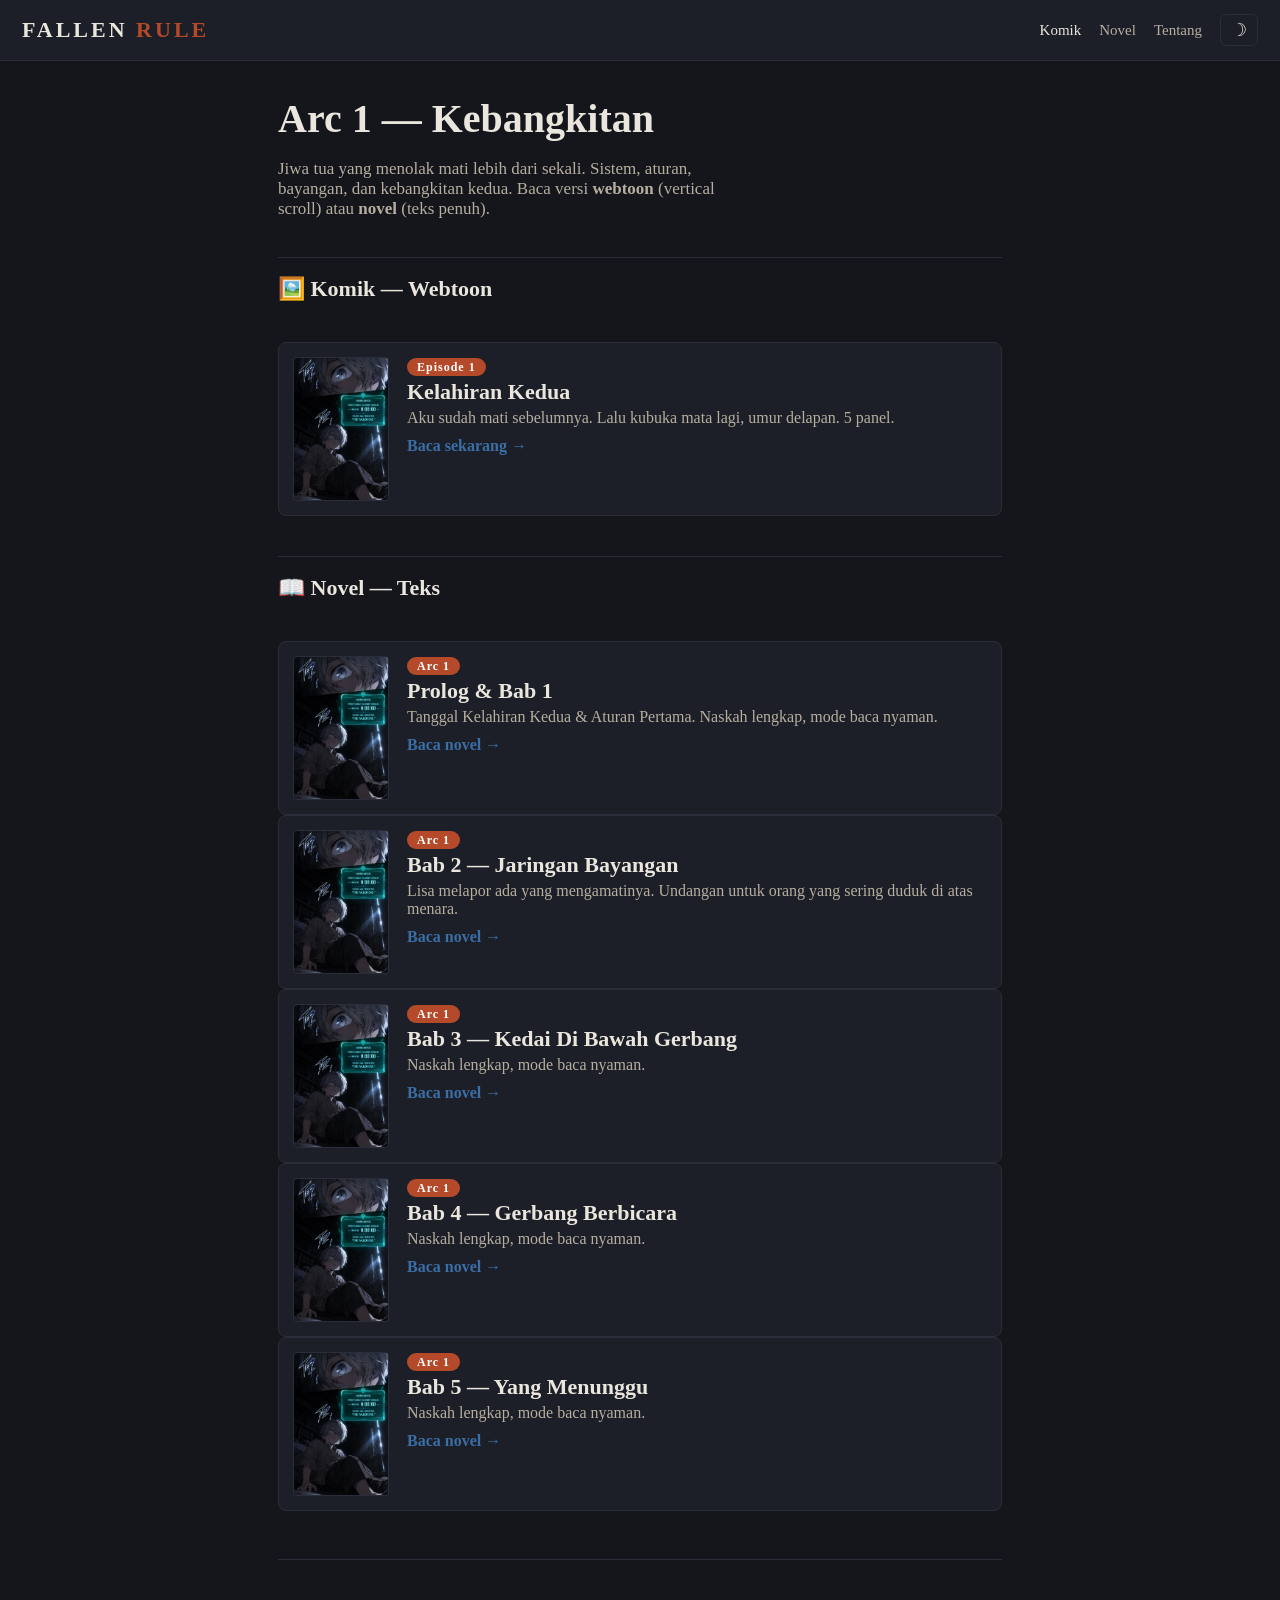
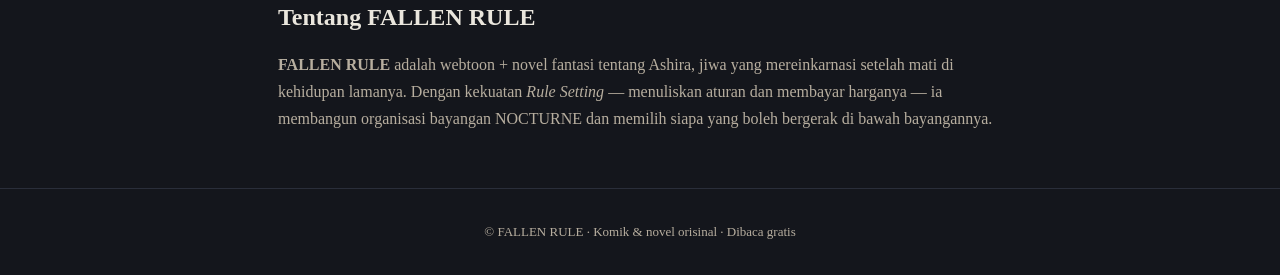
<file: index.html>
<!DOCTYPE html>
<html lang="id" data-theme="dark">
<head>
<meta charset="utf-8">
<meta name="viewport" content="width=device-width, initial-scale=1">
<title>FALLEN RULE — Baca Webtoon &amp; Novel</title>
<meta name="description" content="Baca webtoon FALLEN RULE — Arc 1: Kebangkitan. Webtoon vertical scroll + novel teks lengkap, gratis.">
<link rel="icon" href="data:,">
<meta property="og:type" content="website">
<meta property="og:site_name" content="FALLEN RULE">
<meta property="og:title" content="FALLEN RULE — Arc 1: Kebangkitan">
<meta property="og:description" content="Webtoon vertical scroll + novel teks lengkap. Jiwa tua yang menolak mati lebih dari sekali.">
<link rel="stylesheet" href="assets/css/style.css">
</head>
<body>
<header class="topbar">
  <a class="brand" href="index.html">FALLEN <span>RULE</span></a>
  <nav>
    <a href="#komik" class="active">Komik</a>
    <a href="#novel">Novel</a>
    <a href="#tentang">Tentang</a>
    <button id="themeToggle" class="icon-btn" aria-label="Ganti tema">&#9789;</button>
  </nav>
</header>

<main>
  <section class="hero">
    <h1>Arc 1 — Kebangkitan</h1>
    <p>Jiwa tua yang menolak mati lebih dari sekali. Sistem, aturan, bayangan, dan kebangkitan kedua. Baca versi <strong>webtoon</strong> (vertical scroll) atau <strong>novel</strong> (teks penuh).</p>
  </section>

  <section id="komik" class="section-title">
    <h2>&#128444;&#65039; Komik — Webtoon</h2>
  </section>
  <section class="episode-list">
    <a class="episode-card" href="reader.html?ep=1">
      <div class="thumb" style="background-image:url('assets/images/ep1/panel-01.webp')"></div>
      <div class="meta">
        <span class="badge">Episode 1</span>
        <h2>Kelahiran Kedua</h2>
        <p>Aku sudah mati sebelumnya. Lalu kubuka mata lagi, umur delapan. 5 panel.</p>
        <span class="buttons">Baca sekarang &rarr;</span>
      </div>
    </a>
  </section>

  <section id="novel" class="section-title">
    <h2>&#128214; Novel — Teks</h2>
  </section>
  <a id="resumeNovel" class="resume-card" href="#" hidden>
    <span class="resume-icon">&#128218;</span>
    <span class="resume-meta">
      <span class="resume-label">Lanjutkan baca</span>
      <span class="resume-title"></span>
      <span class="resume-pct"></span>
    </span>
    <span class="buttons">&rarr;</span>
  </a>
  <section class="episode-list">
    <a class="episode-card" href="novel/arc1-prolog-bab1.html">
      <div class="thumb" style="background-image:url('assets/images/ep1/panel-01.webp')"></div>
      <div class="meta">
        <span class="badge">Arc 1</span>
        <h2>Prolog &amp; Bab 1</h2>
        <p>Tanggal Kelahiran Kedua &amp; Aturan Pertama. Naskah lengkap, mode baca nyaman.</p>
        <span class="buttons">Baca novel &rarr;</span>
      </div>
    </a>
    <a class="episode-card" href="novel/arc1-bab2.html">
      <div class="thumb" style="background-image:url('assets/images/ep1/panel-01.webp')"></div>
      <div class="meta">
        <span class="badge">Arc 1</span>
        <h2>Bab 2 — Jaringan Bayangan</h2>
        <p>Lisa melapor ada yang mengamatinya. Undangan untuk orang yang sering duduk di atas menara.</p>
        <span class="buttons">Baca novel &rarr;</span>
      </div>
    </a>
  
    <a class="episode-card" href="novel/arc1-bab3.html">
      <div class="thumb" style="background-image:url('assets/images/ep1/panel-01.webp')"></div>
      <div class="meta">
        <span class="badge">Arc 1</span>
        <h2>Bab 3 &#8212; Kedai Di Bawah Gerbang</h2>
        <p>Naskah lengkap, mode baca nyaman.</p>
        <span class="buttons">Baca novel &rarr;</span>
      </div>
    </a>

    <a class="episode-card" href="novel/arc1-bab4.html">
      <div class="thumb" style="background-image:url('assets/images/ep1/panel-01.webp')"></div>
      <div class="meta">
        <span class="badge">Arc 1</span>
        <h2>Bab 4 &#8212; Gerbang Berbicara</h2>
        <p>Naskah lengkap, mode baca nyaman.</p>
        <span class="buttons">Baca novel &rarr;</span>
      </div>
    </a>

    <a class="episode-card" href="novel/arc1-bab5.html">
      <div class="thumb" style="background-image:url('assets/images/ep1/panel-01.webp')"></div>
      <div class="meta">
        <span class="badge">Arc 1</span>
        <h2>Bab 5 &#8212; Yang Menunggu</h2>
        <p>Naskah lengkap, mode baca nyaman.</p>
        <span class="buttons">Baca novel &rarr;</span>
      </div>
    </a>
</section>

  <section id="tentang" class="about">
    <h2>Tentang FALLEN RULE</h2>
    <p><strong>FALLEN RULE</strong> adalah webtoon + novel fantasi tentang Ashira, jiwa yang mereinkarnasi setelah mati di kehidupan lamanya. Dengan kekuatan <em>Rule Setting</em> — menuliskan aturan dan membayar harganya — ia membangun organisasi bayangan NOCTURNE dan memilih siapa yang boleh bergerak di bawah bayangannya.</p>
  </section>
</main>

<footer class="foot">
  <p>&copy; FALLEN RULE &middot; Komik &amp; novel orisinal &middot; Dibaca gratis</p>
</footer>
<script src="assets/js/app.js"></script>
</body>
</html>
</file>
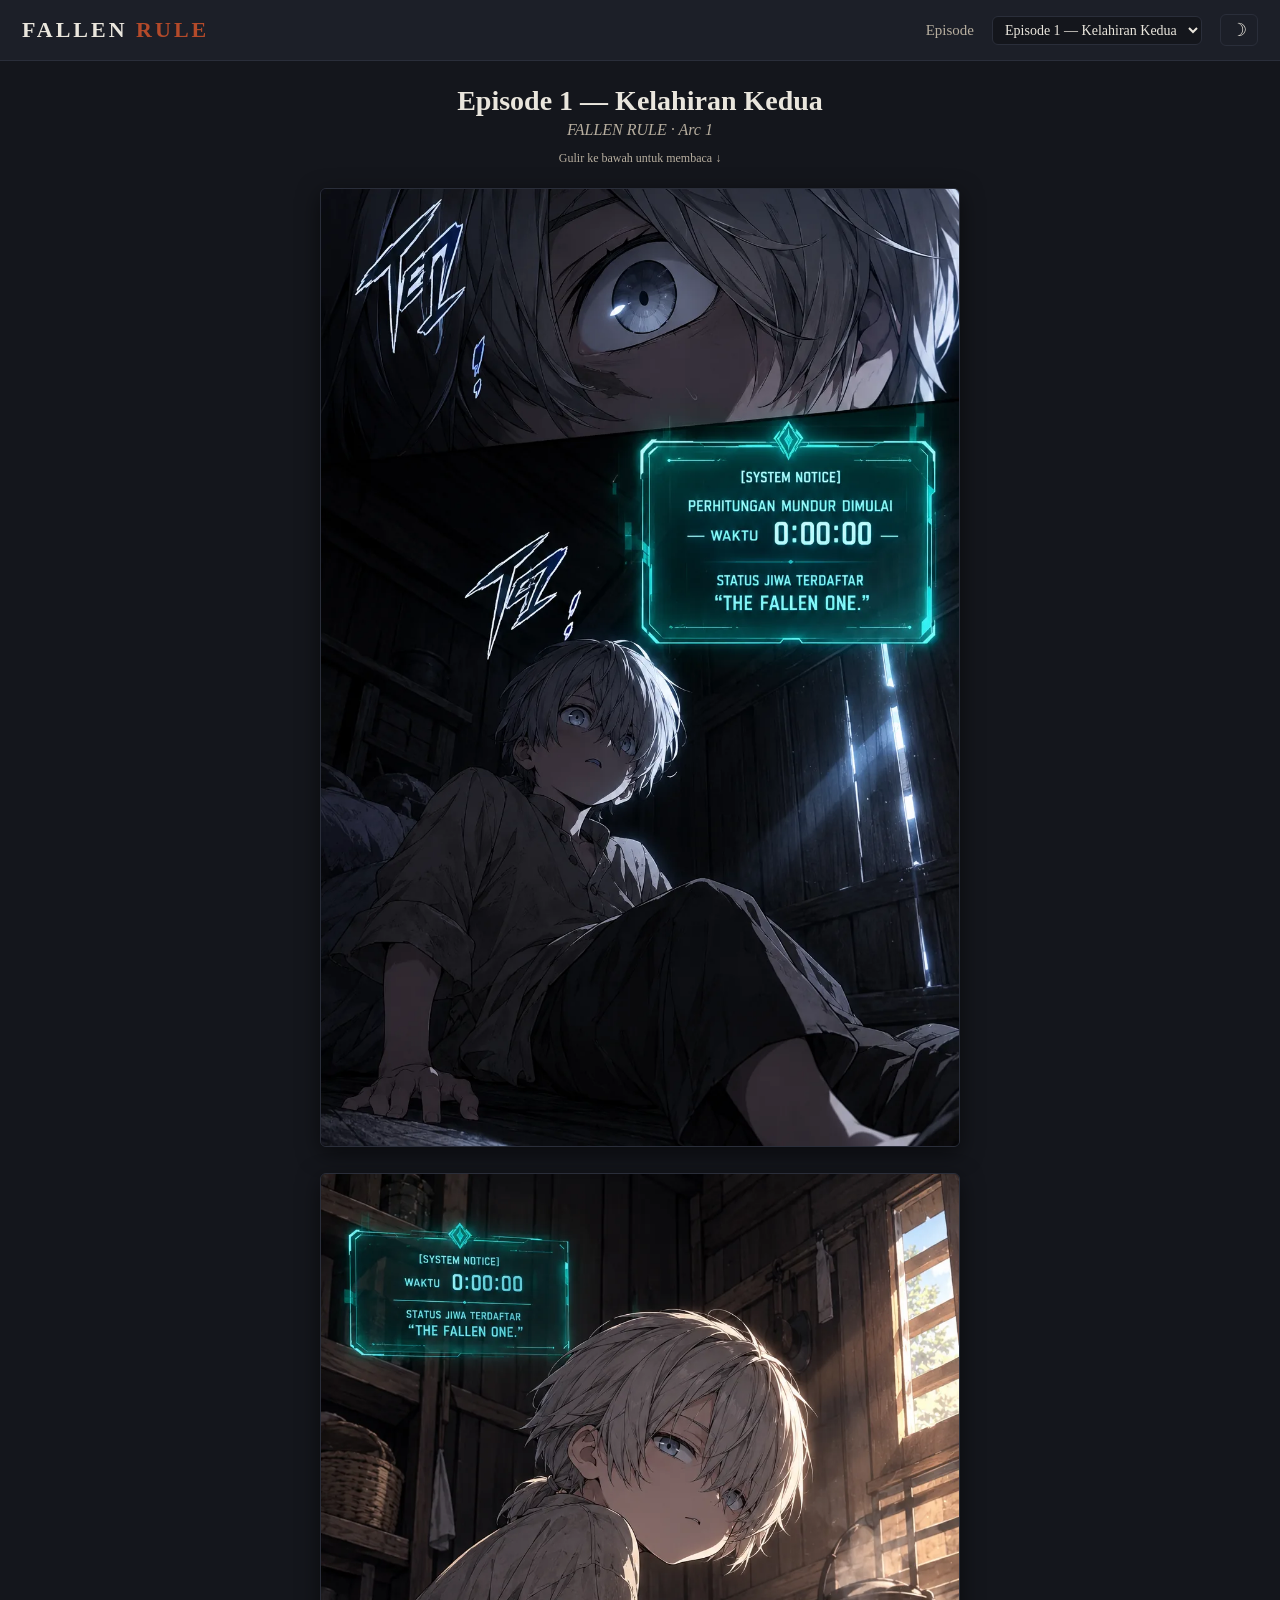
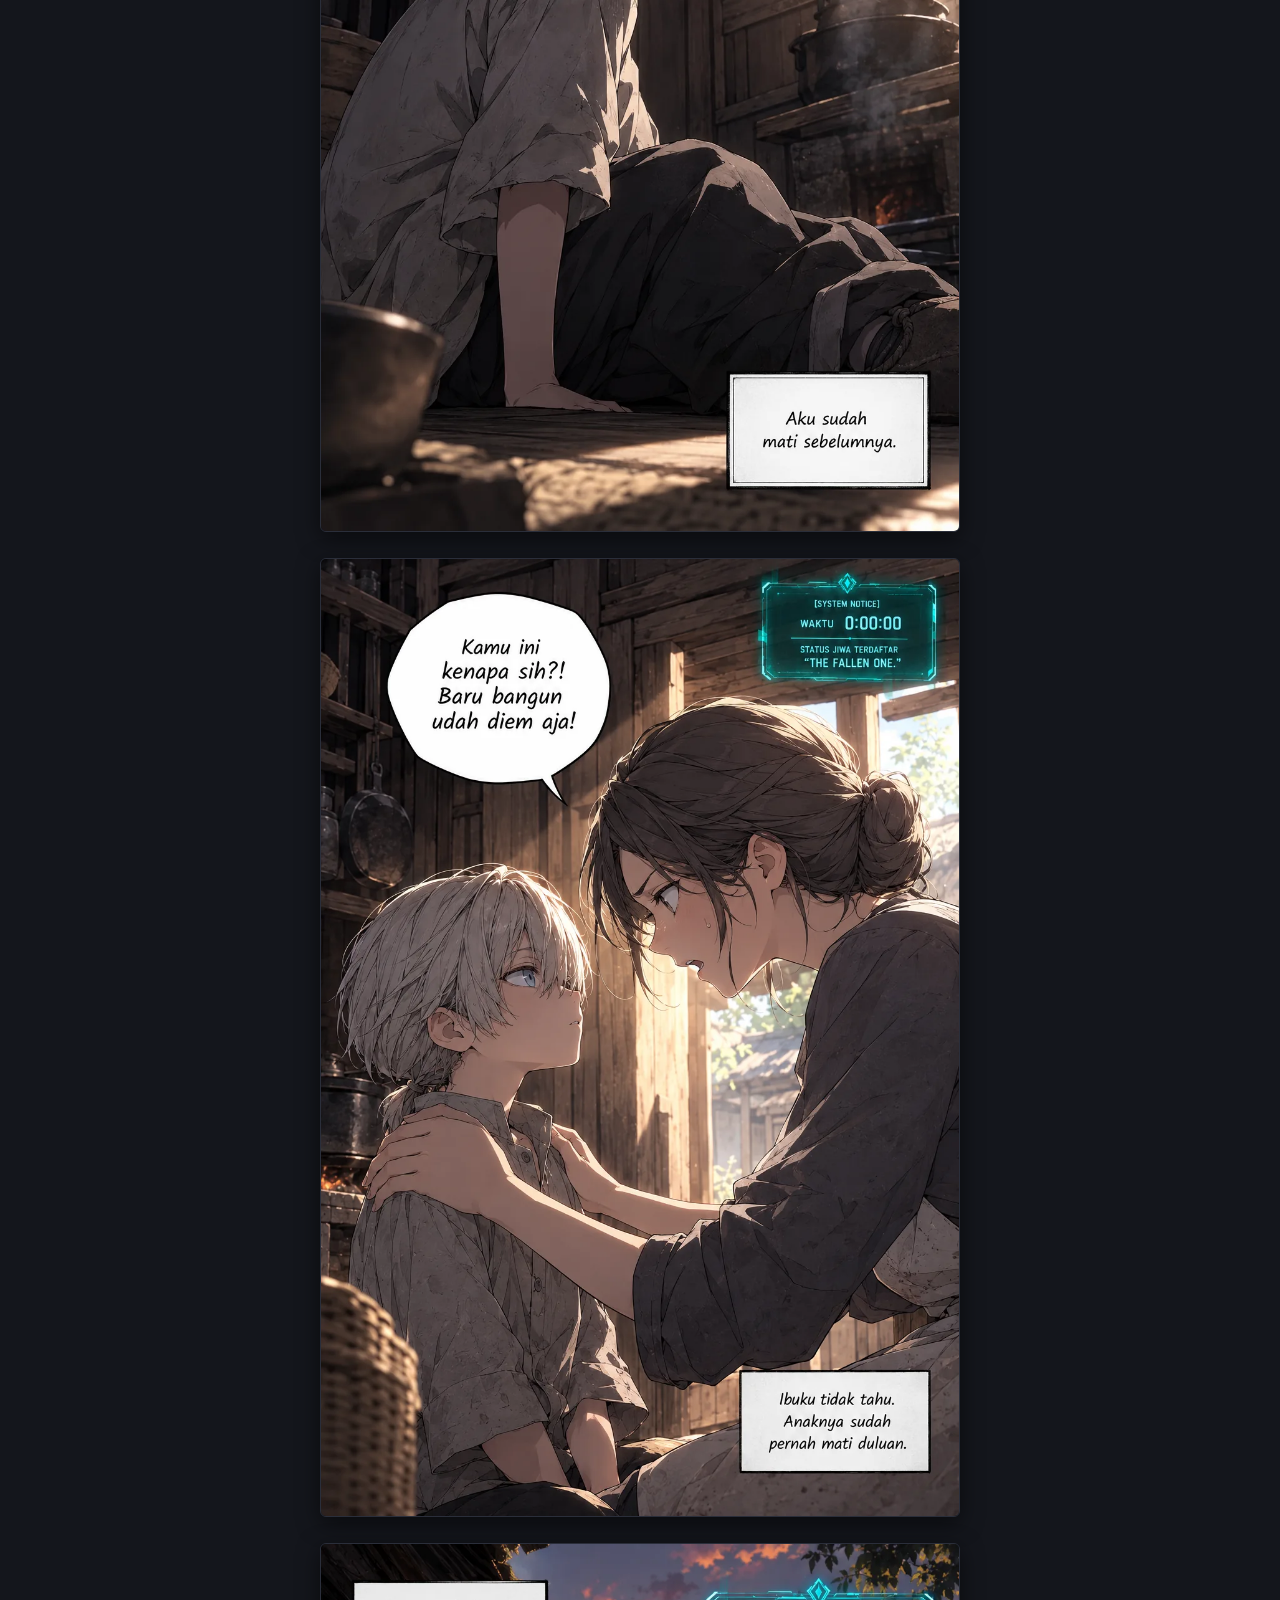
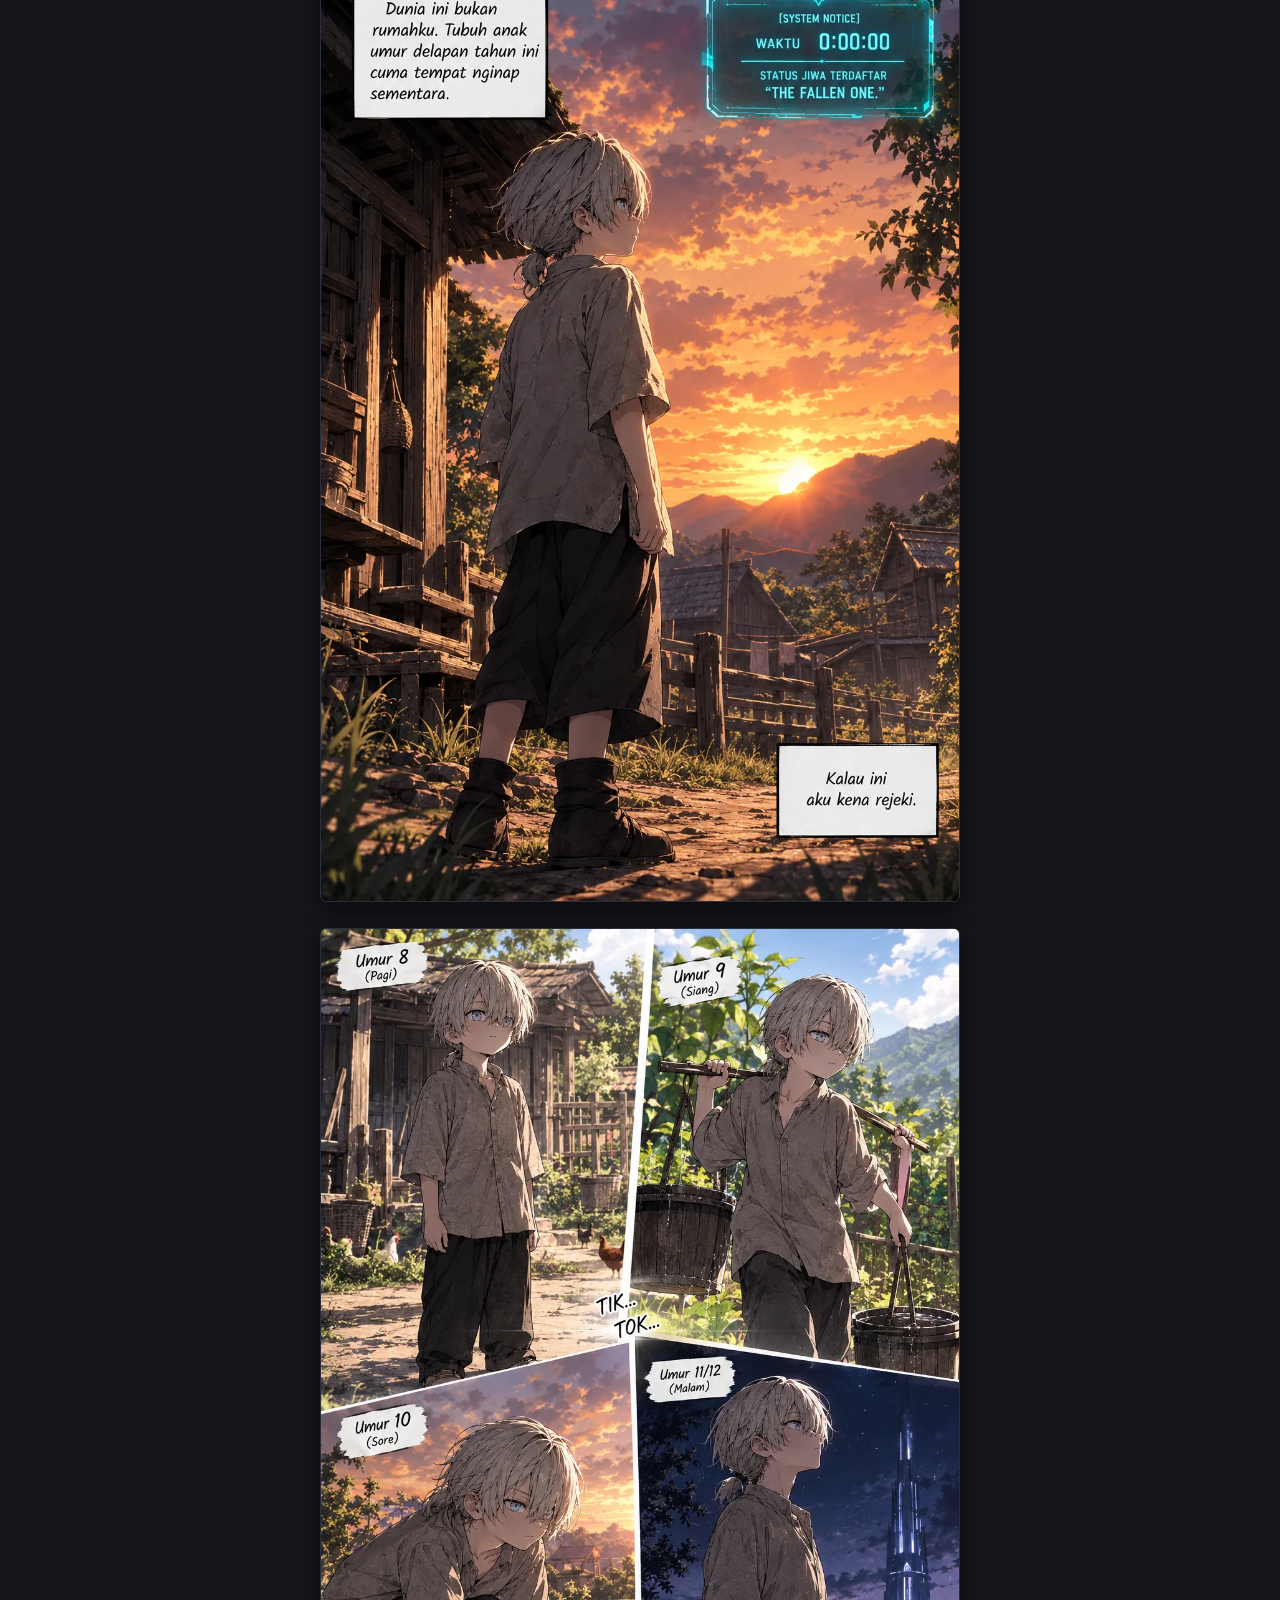
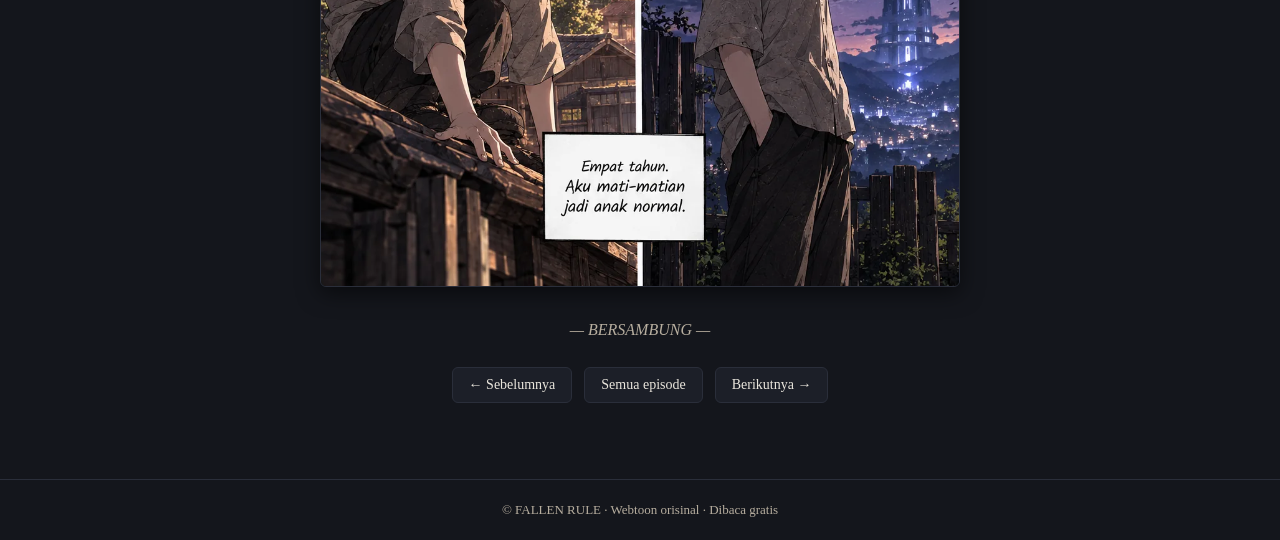
<file: reader.html>
<!DOCTYPE html>
<html lang="id" data-theme="dark">
<head>
<meta charset="utf-8">
<meta name="viewport" content="width=device-width, initial-scale=1">
<title>Kelahiran Kedua — FALLEN RULE</title>
<meta name="description" content="FALLEN RULE — Episode 1: Kelahiran Kedua. Aku sudah mati sebelumnya. Lalu kubuka mata lagi, umur delapan. Webtoon vertical scroll.">
<link rel="icon" href="data:,">
<meta property="og:type" content="article">
<meta property="og:site_name" content="FALLEN RULE">
<meta property="og:title" content="Episode 1 — Kelahiran Kedua">
<meta property="og:description" content="Webtoon vertical scroll. Aku sudah mati sebelumnya. Lalu kubuka mata lagi, umur delapan.">
<link rel="stylesheet" href="assets/css/style.css">
<link rel="stylesheet" href="assets/css/novel.css">
</head>
<body>
<header class="topbar">
  <a class="brand" href="index.html">FALLEN <span>RULE</span></a>
  <nav>
    <a href="index.html">Episode</a>
    <select id="epPicker" class="ep-picker" aria-label="Pilih episode"></select>
    <button id="themeToggle" class="icon-btn" aria-label="Ganti tema">&#9789;</button>
  </nav>
</header>

<main class="reader-wrap">
  <h1 class="scroll-title" id="epTitle">Episode 1 — Kelahiran Kedua</h1>
  <p class="scroll-sub">FALLEN RULE &middot; Arc 1</p>
  <p class="scroll-hint">Gulir ke bawah untuk membaca &darr;</p>

  <div id="scrollCanvas" class="scroll-canvas"></div>

  <p class="scroll-end">— BERSAMBUNG —</p>

  <nav class="chapnav" id="chapNav" aria-label="Navigasi episode">
    <a class="chap-btn" id="prevEp" href="#">&larr; Sebelumnya</a>
    <a class="chap-btn" href="index.html">Semua episode</a>
    <a class="chap-btn" id="nextEp" href="#">Berikutnya &rarr;</a>
  </nav>
</main>

<footer class="foot">&copy; FALLEN RULE &middot; Webtoon orisinal &middot; Dibaca gratis</footer>
<script src="assets/js/data.js"></script>
<script src="assets/js/scroll-reader.js"></script>
<script src="assets/js/app.js"></script>
</body>
</html>
</file>
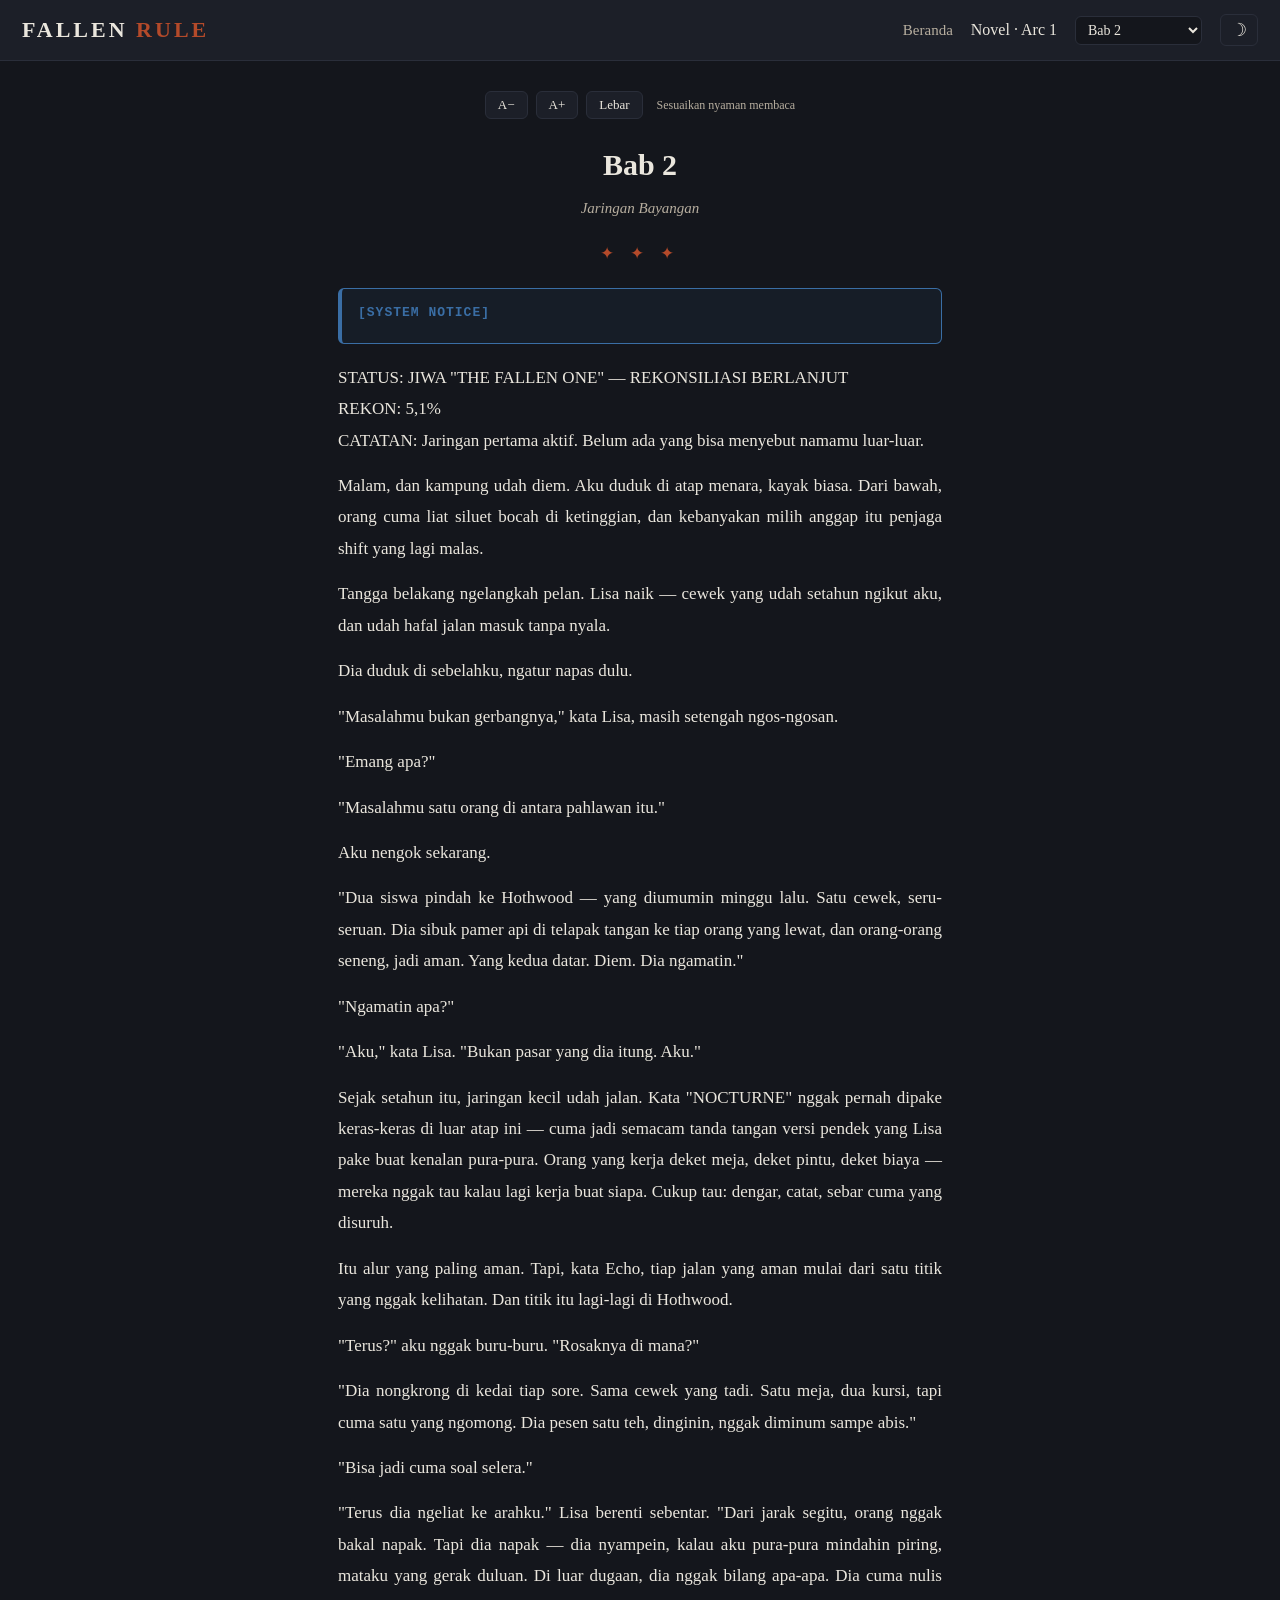
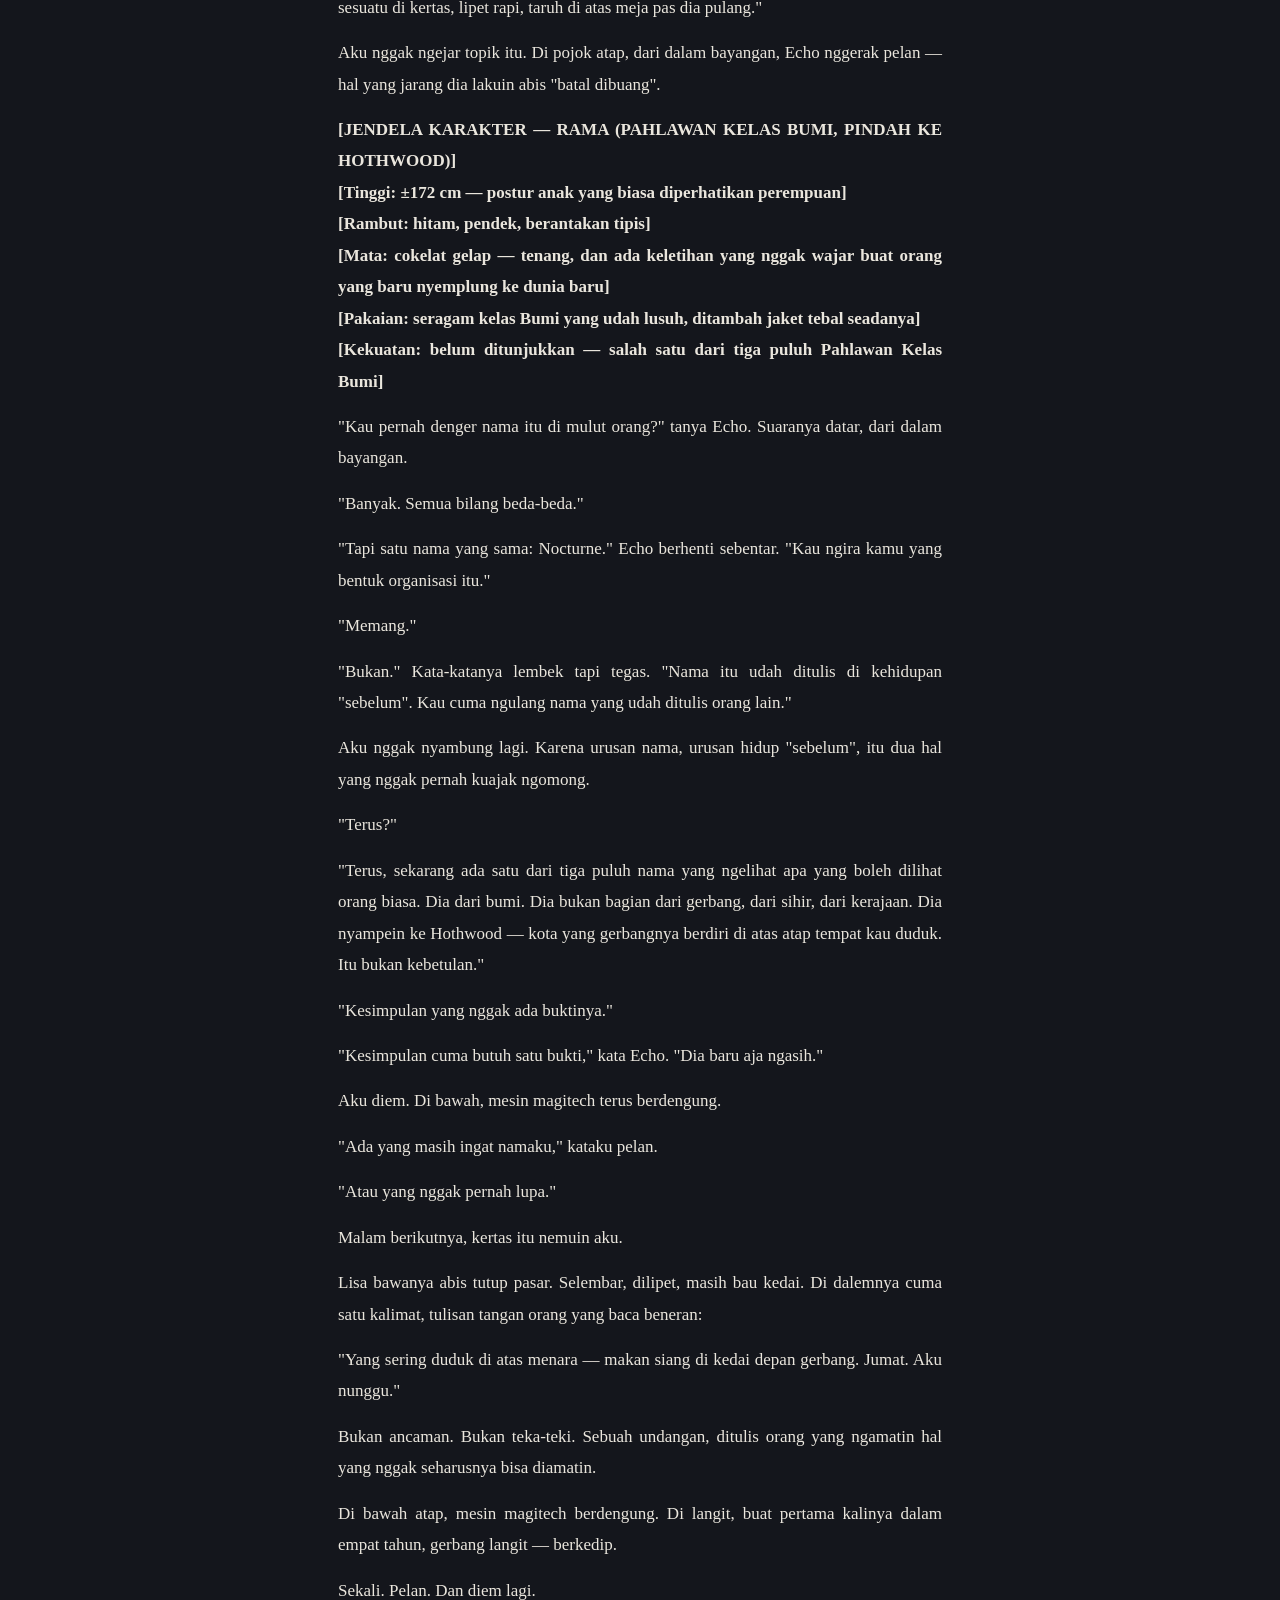
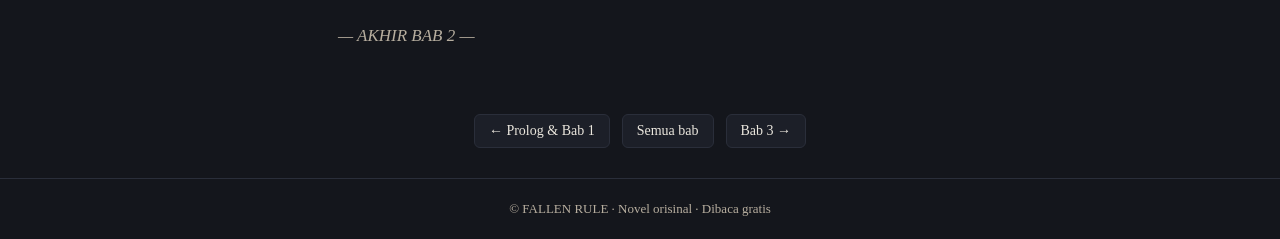
<file: novel/arc1-bab2.html>
<!DOCTYPE html>
<html lang="id" data-theme="dark">
<head>
<meta charset="utf-8">
<meta name="viewport" content="width=device-width, initial-scale=1">
<title>Bab 2: Jaringan Bayangan — FALLEN RULE (Novel)</title>
<link rel="icon" href="data:,">
<meta name="description" content="FALLEN RULE — Bab 2: Jaringan Bayangan. Malam, dan kampung udah diem. Aku duduk di atap menara, kayak biasa. Dari bawah, orang cuma liat siluet bocah di ketinggian, dan kebanyakan milih anggap itu...">
<meta property="og:type" content="article">
<meta property="og:site_name" content="FALLEN RULE">
<meta property="og:title" content="Bab 2: Jaringan Bayangan">
<meta property="og:description" content="FALLEN RULE — Bab 2: Jaringan Bayangan. Malam, dan kampung udah diem. Aku duduk di atap menara, kayak biasa. Dari bawah, orang cuma liat siluet bocah di ketinggian, dan kebanyakan milih anggap itu...">
<link rel="canonical" href="https://whitefoxrakka-cloud.github.io/fallen-rule-webtoon/novel/arc1-bab2.html">
<link rel="stylesheet" href="../assets/css/style.css">
<link rel="stylesheet" href="../assets/css/novel.css">
</head>
<body>
<header class="topbar">
  <a class="brand" href="../index.html">FALLEN <span>RULE</span></a>
  <nav>
    <a href="../index.html">Beranda</a>
    <span class="nav-label">Novel &middot; Arc 1</span>
    <select id="chapPicker" class="ep-picker" aria-label="Pilih bab">
      <option value="">Daftar isi bab</option>
      <option value="arc1-prolog-bab1.html">Prolog &amp; Bab 1</option><option value="arc1-bab2.html" selected>Bab 2</option><option value="arc1-bab3.html">Bab 3</option><option value="arc1-bab4.html">Bab 4</option><option value="arc1-bab5.html">Bab 5</option>
    </select>
    <button id="themeToggle" class="icon-btn" aria-label="Ganti tema">&#9789;</button>
  </nav>
</header>
<main class="novel">
<div class="reader-controls" aria-label="Pengaturan baca">
  <button class="btn" id="fontMinus" type="button" aria-label="Perkecil huruf">A&minus;</button>
  <button class="btn" id="fontPlus" type="button" aria-label="Perbesar huruf">A+</button>
  <button class="btn" id="widthToggle" type="button" aria-label="Ubah lebar baca">Lebar</button>
  <span class="reader-controls-note" id="readerNote">Sesuaikan nyaman membaca</span>
</div>
<h1 class="novel-title">Bab 2</h1>
<h2 class="novel-sub">Jaringan Bayangan</h2>
<div class="novel-sep"></div>
<div class="system-box"><p class="sys-head">[SYSTEM NOTICE]</p></div>
<p>STATUS: JIWA &quot;THE FALLEN ONE&quot; — REKONSILIASI BERLANJUT<br>REKON: 5,1%<br>CATATAN: Jaringan pertama aktif. Belum ada yang bisa menyebut namamu luar-luar.</p>
<p>Malam, dan kampung udah diem. Aku duduk di atap menara, kayak biasa. Dari bawah, orang cuma liat siluet bocah di ketinggian, dan kebanyakan milih anggap itu penjaga shift yang lagi malas.</p>
<p>Tangga belakang ngelangkah pelan. Lisa naik — cewek yang udah setahun ngikut aku, dan udah hafal jalan masuk tanpa nyala.</p>
<p>Dia duduk di sebelahku, ngatur napas dulu.</p>
<p>&quot;Masalahmu bukan gerbangnya,&quot; kata Lisa, masih setengah ngos-ngosan.</p>
<p>&quot;Emang apa?&quot;</p>
<p>&quot;Masalahmu satu orang di antara pahlawan itu.&quot;</p>
<p>Aku nengok sekarang.</p>
<p>&quot;Dua siswa pindah ke Hothwood — yang diumumin minggu lalu. Satu cewek, seru-seruan. Dia sibuk pamer api di telapak tangan ke tiap orang yang lewat, dan orang-orang seneng, jadi aman. Yang kedua datar. Diem. Dia ngamatin.&quot;</p>
<p>&quot;Ngamatin apa?&quot;</p>
<p>&quot;Aku,&quot; kata Lisa. &quot;Bukan pasar yang dia itung. Aku.&quot;</p>
<p>Sejak setahun itu, jaringan kecil udah jalan. Kata &quot;NOCTURNE&quot; nggak pernah dipake keras-keras di luar atap ini — cuma jadi semacam tanda tangan versi pendek yang Lisa pake buat kenalan pura-pura. Orang yang kerja deket meja, deket pintu, deket biaya — mereka nggak tau kalau lagi kerja buat siapa. Cukup tau: dengar, catat, sebar cuma yang disuruh.</p>
<p>Itu alur yang paling aman. Tapi, kata Echo, tiap jalan yang aman mulai dari satu titik yang nggak kelihatan. Dan titik itu lagi-lagi di Hothwood.</p>
<p>&quot;Terus?&quot; aku nggak buru-buru. &quot;Rosaknya di mana?&quot;</p>
<p>&quot;Dia nongkrong di kedai tiap sore. Sama cewek yang tadi. Satu meja, dua kursi, tapi cuma satu yang ngomong. Dia pesen satu teh, dinginin, nggak diminum sampe abis.&quot;</p>
<p>&quot;Bisa jadi cuma soal selera.&quot;</p>
<p>&quot;Terus dia ngeliat ke arahku.&quot; Lisa berenti sebentar. &quot;Dari jarak segitu, orang nggak bakal napak. Tapi dia napak — dia nyampein, kalau aku pura-pura mindahin piring, mataku yang gerak duluan. Di luar dugaan, dia nggak bilang apa-apa. Dia cuma nulis sesuatu di kertas, lipet rapi, taruh di atas meja pas dia pulang.&quot;</p>
<p>Aku nggak ngejar topik itu. Di pojok atap, dari dalam bayangan, Echo nggerak pelan — hal yang jarang dia lakuin abis &quot;batal dibuang&quot;.</p>
<p class="strong-line">[JENDELA KARAKTER — RAMA (PAHLAWAN KELAS BUMI, PINDAH KE HOTHWOOD)]<br>[Tinggi: ±172 cm — postur anak yang biasa diperhatikan perempuan]<br>[Rambut: hitam, pendek, berantakan tipis]<br>[Mata: cokelat gelap — tenang, dan ada keletihan yang nggak wajar buat orang yang baru nyemplung ke dunia baru]<br>[Pakaian: seragam kelas Bumi yang udah lusuh, ditambah jaket tebal seadanya]<br>[Kekuatan: belum ditunjukkan — salah satu dari tiga puluh Pahlawan Kelas Bumi]</p>
<p>&quot;Kau pernah denger nama itu di mulut orang?&quot; tanya Echo. Suaranya datar, dari dalam bayangan.</p>
<p>&quot;Banyak. Semua bilang beda-beda.&quot;</p>
<p>&quot;Tapi satu nama yang sama: Nocturne.&quot; Echo berhenti sebentar. &quot;Kau ngira kamu yang bentuk organisasi itu.&quot;</p>
<p>&quot;Memang.&quot;</p>
<p>&quot;Bukan.&quot; Kata-katanya lembek tapi tegas. &quot;Nama itu udah ditulis di kehidupan &quot;sebelum&quot;. Kau cuma ngulang nama yang udah ditulis orang lain.&quot;</p>
<p>Aku nggak nyambung lagi. Karena urusan nama, urusan hidup &quot;sebelum&quot;, itu dua hal yang nggak pernah kuajak ngomong.</p>
<p>&quot;Terus?&quot;</p>
<p>&quot;Terus, sekarang ada satu dari tiga puluh nama yang ngelihat apa yang boleh dilihat orang biasa. Dia dari bumi. Dia bukan bagian dari gerbang, dari sihir, dari kerajaan. Dia nyampein ke Hothwood — kota yang gerbangnya berdiri di atas atap tempat kau duduk. Itu bukan kebetulan.&quot;</p>
<p>&quot;Kesimpulan yang nggak ada buktinya.&quot;</p>
<p>&quot;Kesimpulan cuma butuh satu bukti,&quot; kata Echo. &quot;Dia baru aja ngasih.&quot;</p>
<p>Aku diem. Di bawah, mesin magitech terus berdengung.</p>
<p>&quot;Ada yang masih ingat namaku,&quot; kataku pelan.</p>
<p>&quot;Atau yang nggak pernah lupa.&quot;</p>
<p>Malam berikutnya, kertas itu nemuin aku.</p>
<p>Lisa bawanya abis tutup pasar. Selembar, dilipet, masih bau kedai. Di dalemnya cuma satu kalimat, tulisan tangan orang yang baca beneran:</p>
<p>&quot;Yang sering duduk di atas menara — makan siang di kedai depan gerbang. Jumat. Aku nunggu.&quot;</p>
<p>Bukan ancaman. Bukan teka-teki. Sebuah undangan, ditulis orang yang ngamatin hal yang nggak seharusnya bisa diamatin.</p>
<p>Di bawah atap, mesin magitech berdengung. Di langit, buat pertama kalinya dalam empat tahun, gerbang langit — berkedip.</p>
<p>Sekali. Pelan. Dan diem lagi.</p>
<p class="novel-end">— AKHIR BAB 2 —</p>
</main>
<nav class="novel-nav">
  <a class="btn" href="arc1-prolog-bab1.html">&larr; Prolog &amp; Bab 1</a>
  <a class="btn" href="../index.html">Semua bab</a>
  <a class="btn" href="arc1-bab3.html">Bab 3 &rarr;</a>
</nav>
<footer class="foot">&copy; FALLEN RULE &middot; Novel orisinal &middot; Dibaca gratis</footer>
<script src="../assets/js/app.js"></script>
</body>
</html>
</file>
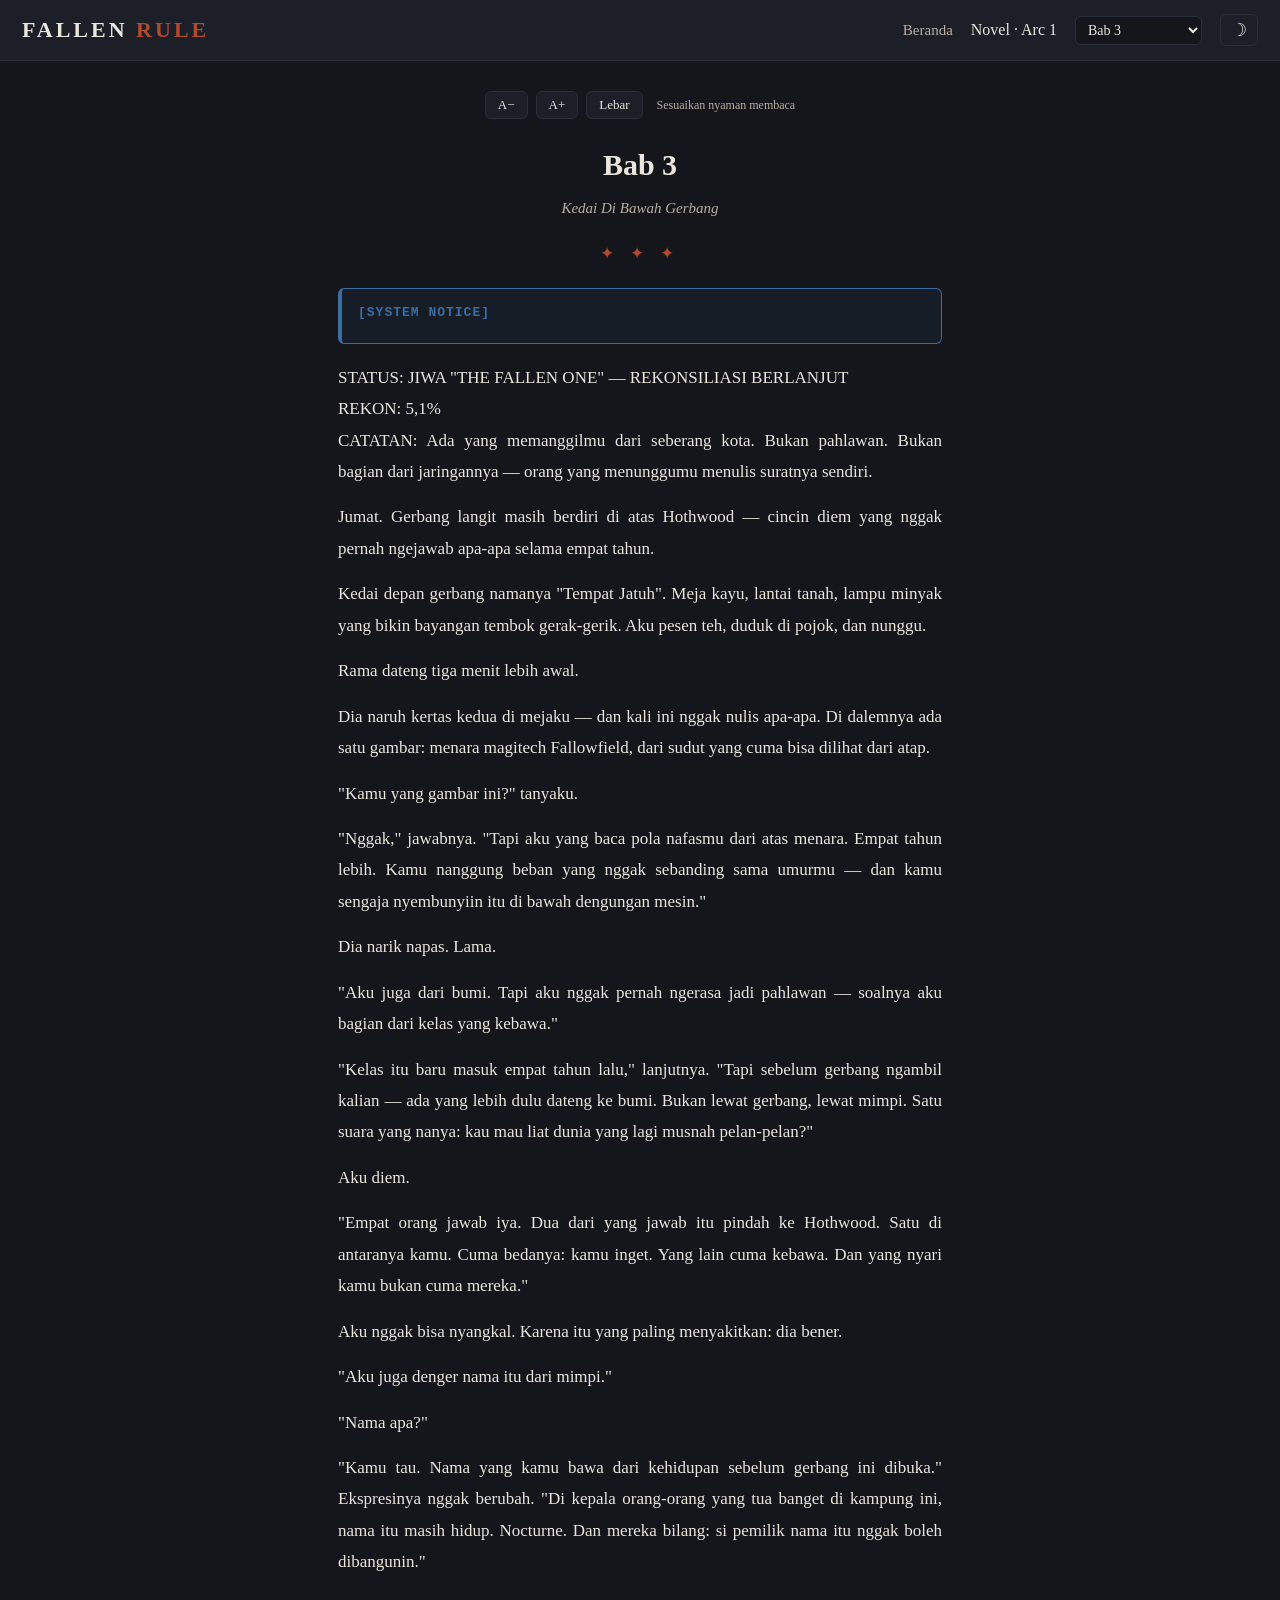
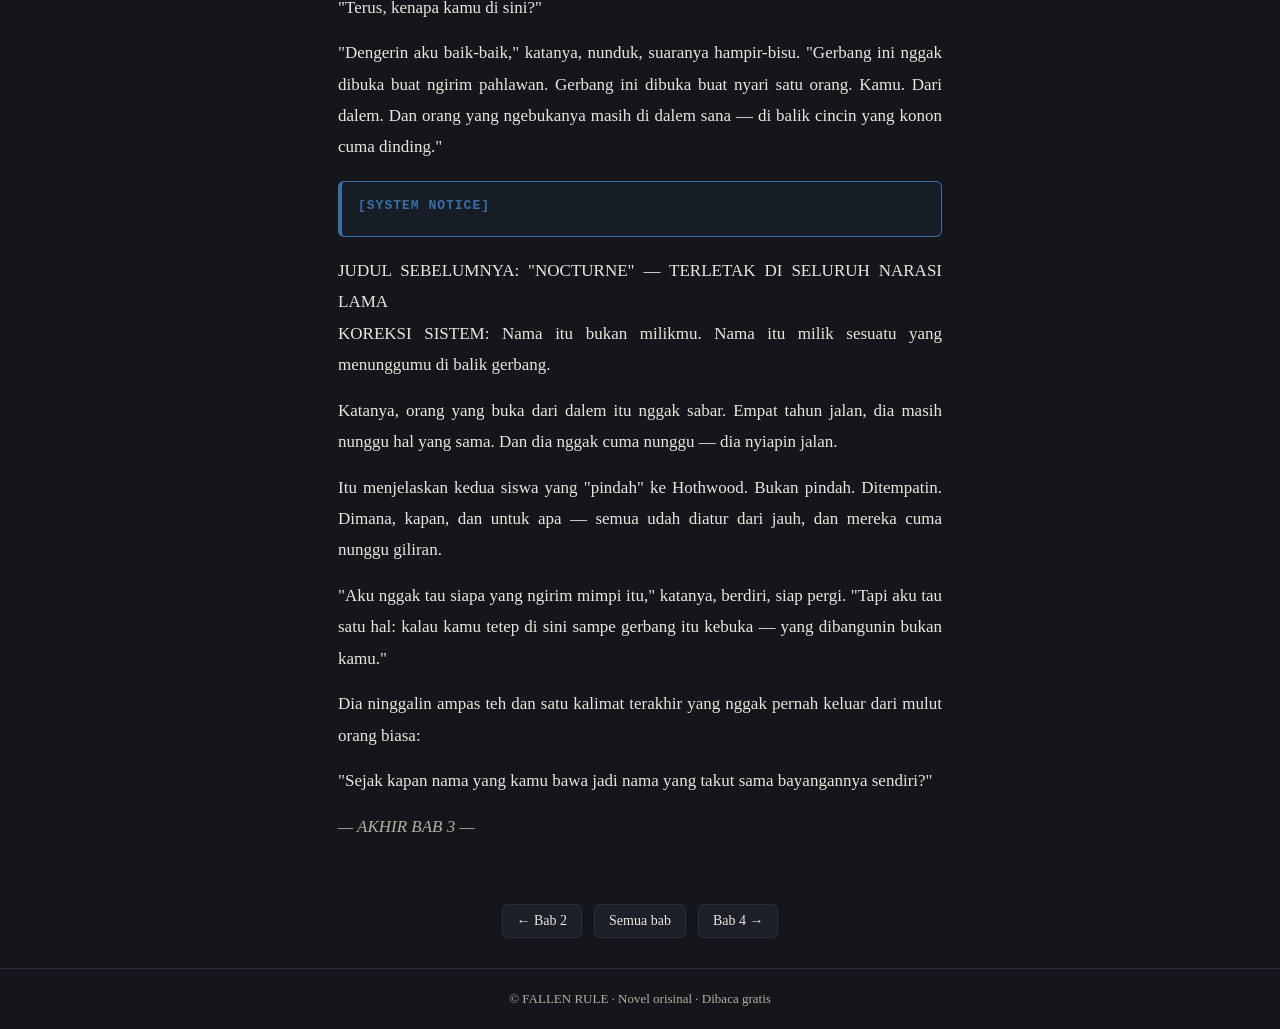
<file: novel/arc1-bab3.html>
<!DOCTYPE html>
<html lang="id" data-theme="dark">
<head>
<meta charset="utf-8">
<meta name="viewport" content="width=device-width, initial-scale=1">
<title>Bab 3: Kedai Di Bawah Gerbang — FALLEN RULE (Novel)</title>
<link rel="icon" href="data:,">
<meta name="description" content="FALLEN RULE — Bab 3: Kedai Di Bawah Gerbang. Jumat. Gerbang langit masih berdiri di atas Hothwood — cincin diem yang nggak pernah ngejawab apa-apa selama empat tahun. Kedai depan gerbang namanya &quot;Tempat...">
<meta property="og:type" content="article">
<meta property="og:site_name" content="FALLEN RULE">
<meta property="og:title" content="Bab 3: Kedai Di Bawah Gerbang">
<meta property="og:description" content="FALLEN RULE — Bab 3: Kedai Di Bawah Gerbang. Jumat. Gerbang langit masih berdiri di atas Hothwood — cincin diem yang nggak pernah ngejawab apa-apa selama empat tahun. Kedai depan gerbang namanya &quot;Temp">
<link rel="canonical" href="https://whitefoxrakka-cloud.github.io/fallen-rule-webtoon/novel/arc1-bab3.html">
<link rel="stylesheet" href="../assets/css/style.css">
<link rel="stylesheet" href="../assets/css/novel.css">
</head>
<body>
<header class="topbar">
  <a class="brand" href="../index.html">FALLEN <span>RULE</span></a>
  <nav>
    <a href="../index.html">Beranda</a>
    <span class="nav-label">Novel &middot; Arc 1</span>
    <select id="chapPicker" class="ep-picker" aria-label="Pilih bab">
      <option value="">Daftar isi bab</option>
      <option value="arc1-prolog-bab1.html">Prolog &amp; Bab 1</option><option value="arc1-bab2.html">Bab 2</option><option value="arc1-bab3.html" selected>Bab 3</option><option value="arc1-bab4.html">Bab 4</option><option value="arc1-bab5.html">Bab 5</option>
    </select>
    <button id="themeToggle" class="icon-btn" aria-label="Ganti tema">&#9789;</button>
  </nav>
</header>
<main class="novel">
<div class="reader-controls" aria-label="Pengaturan baca">
  <button class="btn" id="fontMinus" type="button" aria-label="Perkecil huruf">A&minus;</button>
  <button class="btn" id="fontPlus" type="button" aria-label="Perbesar huruf">A+</button>
  <button class="btn" id="widthToggle" type="button" aria-label="Ubah lebar baca">Lebar</button>
  <span class="reader-controls-note" id="readerNote">Sesuaikan nyaman membaca</span>
</div>
<h1 class="novel-title">Bab 3</h1>
<h2 class="novel-sub">Kedai Di Bawah Gerbang</h2>
<div class="novel-sep"></div>
<div class="system-box"><p class="sys-head">[SYSTEM NOTICE]</p></div>
<p>STATUS: JIWA &quot;THE FALLEN ONE&quot; — REKONSILIASI BERLANJUT<br>REKON: 5,1%<br>CATATAN: Ada yang memanggilmu dari seberang kota. Bukan pahlawan. Bukan bagian dari jaringannya — orang yang menunggumu menulis suratnya sendiri.</p>
<p>Jumat. Gerbang langit masih berdiri di atas Hothwood — cincin diem yang nggak pernah ngejawab apa-apa selama empat tahun.</p>
<p>Kedai depan gerbang namanya &quot;Tempat Jatuh&quot;. Meja kayu, lantai tanah, lampu minyak yang bikin bayangan tembok gerak-gerik. Aku pesen teh, duduk di pojok, dan nunggu.</p>
<p>Rama dateng tiga menit lebih awal.</p>
<p>Dia naruh kertas kedua di mejaku — dan kali ini nggak nulis apa-apa. Di dalemnya ada satu gambar: menara magitech Fallowfield, dari sudut yang cuma bisa dilihat dari atap.</p>
<p>&quot;Kamu yang gambar ini?&quot; tanyaku.</p>
<p>&quot;Nggak,&quot; jawabnya. &quot;Tapi aku yang baca pola nafasmu dari atas menara. Empat tahun lebih. Kamu nanggung beban yang nggak sebanding sama umurmu — dan kamu sengaja nyembunyiin itu di bawah dengungan mesin.&quot;</p>
<p>Dia narik napas. Lama.</p>
<p>&quot;Aku juga dari bumi. Tapi aku nggak pernah ngerasa jadi pahlawan — soalnya aku bagian dari kelas yang kebawa.&quot;</p>
<p>&quot;Kelas itu baru masuk empat tahun lalu,&quot; lanjutnya. &quot;Tapi sebelum gerbang ngambil kalian — ada yang lebih dulu dateng ke bumi. Bukan lewat gerbang, lewat mimpi. Satu suara yang nanya: kau mau liat dunia yang lagi musnah pelan-pelan?&quot;</p>
<p>Aku diem.</p>
<p>&quot;Empat orang jawab iya. Dua dari yang jawab itu pindah ke Hothwood. Satu di antaranya kamu. Cuma bedanya: kamu inget. Yang lain cuma kebawa. Dan yang nyari kamu bukan cuma mereka.&quot;</p>
<p>Aku nggak bisa nyangkal. Karena itu yang paling menyakitkan: dia bener.</p>
<p>&quot;Aku juga denger nama itu dari mimpi.&quot;</p>
<p>&quot;Nama apa?&quot;</p>
<p>&quot;Kamu tau. Nama yang kamu bawa dari kehidupan sebelum gerbang ini dibuka.&quot; Ekspresinya nggak berubah. &quot;Di kepala orang-orang yang tua banget di kampung ini, nama itu masih hidup. Nocturne. Dan mereka bilang: si pemilik nama itu nggak boleh dibangunin.&quot;</p>
<p>&quot;Terus, kenapa kamu di sini?&quot;</p>
<p>&quot;Dengerin aku baik-baik,&quot; katanya, nunduk, suaranya hampir-bisu. &quot;Gerbang ini nggak dibuka buat ngirim pahlawan. Gerbang ini dibuka buat nyari satu orang. Kamu. Dari dalem. Dan orang yang ngebukanya masih di dalem sana — di balik cincin yang konon cuma dinding.&quot;</p>
<div class="system-box"><p class="sys-head">[SYSTEM NOTICE]</p></div>
<p>JUDUL SEBELUMNYA: &quot;NOCTURNE&quot; — TERLETAK DI SELURUH NARASI LAMA<br>KOREKSI SISTEM: Nama itu bukan milikmu. Nama itu milik sesuatu yang menunggumu di balik gerbang.</p>
<p>Katanya, orang yang buka dari dalem itu nggak sabar. Empat tahun jalan, dia masih nunggu hal yang sama. Dan dia nggak cuma nunggu — dia nyiapin jalan.</p>
<p>Itu menjelaskan kedua siswa yang &quot;pindah&quot; ke Hothwood. Bukan pindah. Ditempatin. Dimana, kapan, dan untuk apa — semua udah diatur dari jauh, dan mereka cuma nunggu giliran.</p>
<p>&quot;Aku nggak tau siapa yang ngirim mimpi itu,&quot; katanya, berdiri, siap pergi. &quot;Tapi aku tau satu hal: kalau kamu tetep di sini sampe gerbang itu kebuka — yang dibangunin bukan kamu.&quot;</p>
<p>Dia ninggalin ampas teh dan satu kalimat terakhir yang nggak pernah keluar dari mulut orang biasa:</p>
<p>&quot;Sejak kapan nama yang kamu bawa jadi nama yang takut sama bayangannya sendiri?&quot;</p>
<p class="novel-end">— AKHIR BAB 3 —</p>
</main>
<nav class="novel-nav">
  <a class="btn" href="arc1-bab2.html">&larr; Bab 2</a>
  <a class="btn" href="../index.html">Semua bab</a>
  <a class="btn" href="arc1-bab4.html">Bab 4 &rarr;</a>
</nav>
<footer class="foot">&copy; FALLEN RULE &middot; Novel orisinal &middot; Dibaca gratis</footer>
<script src="../assets/js/app.js"></script>
</body>
</html>
</file>
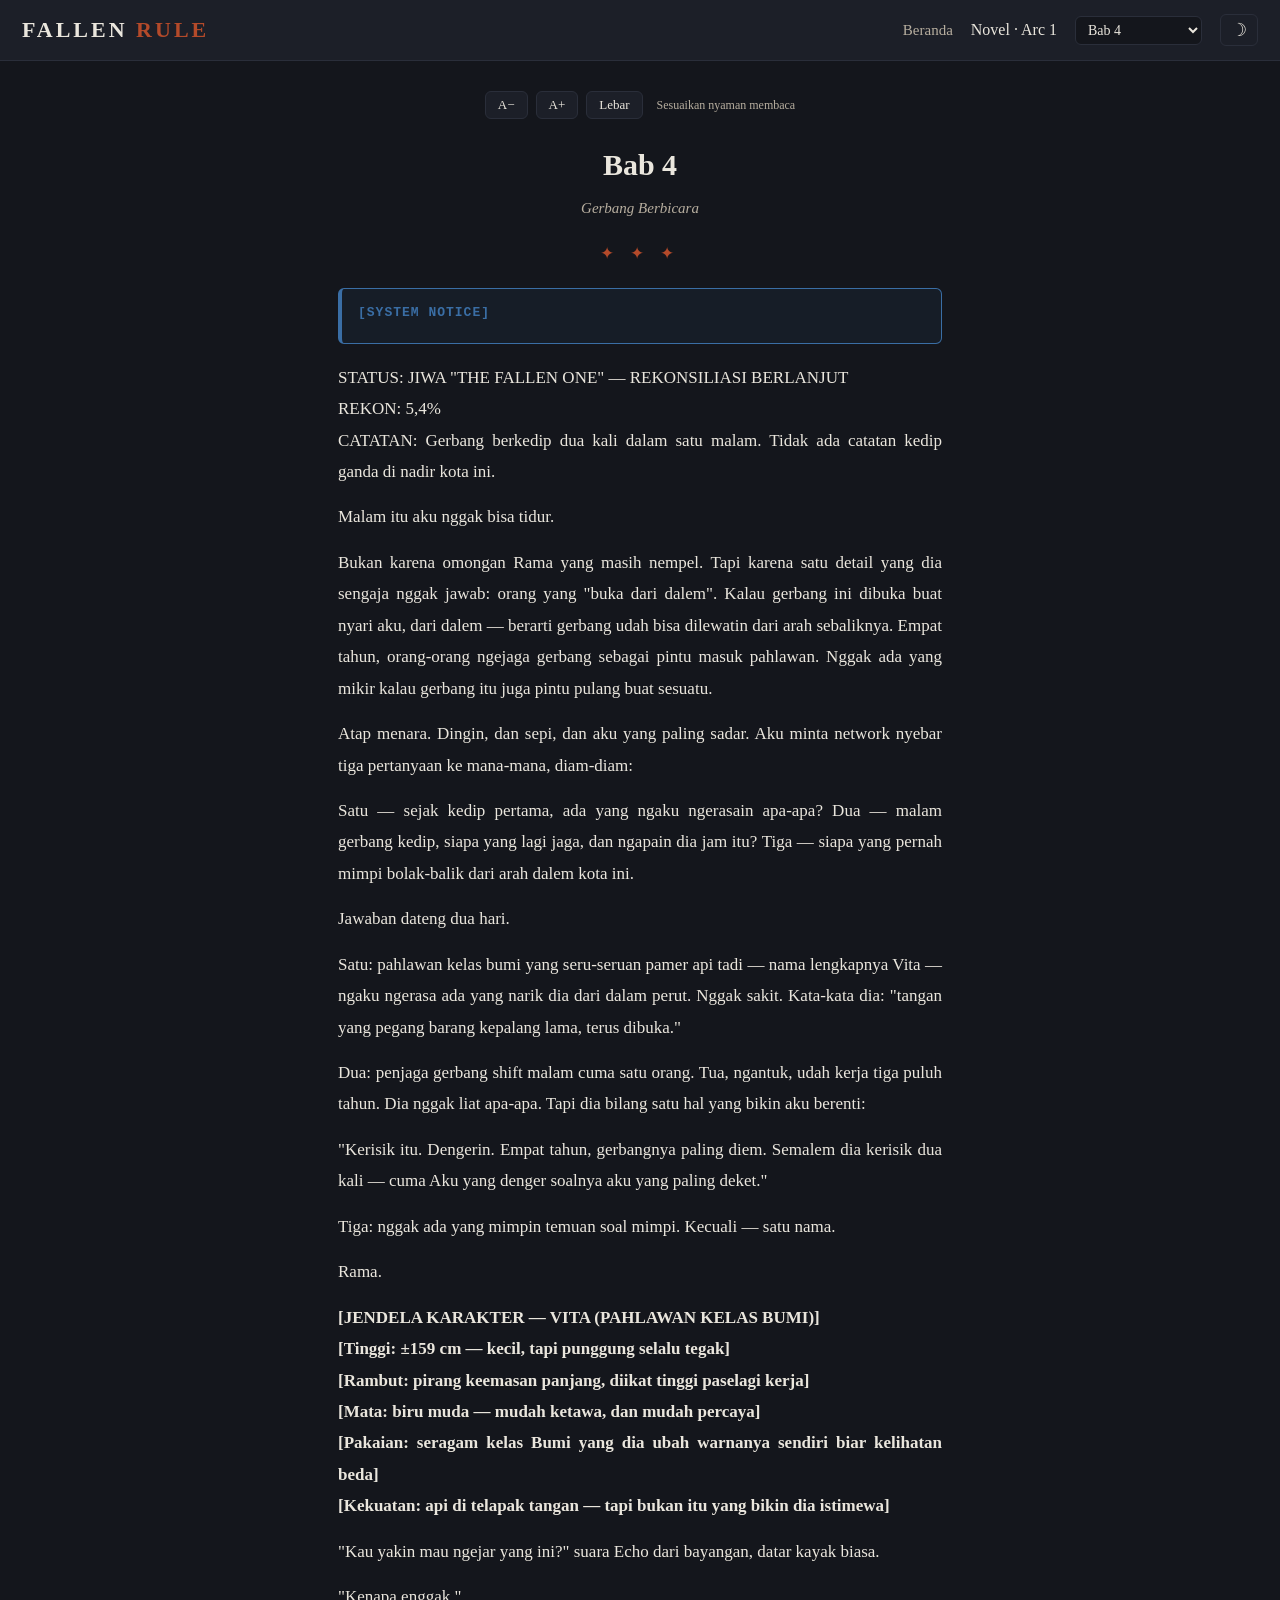
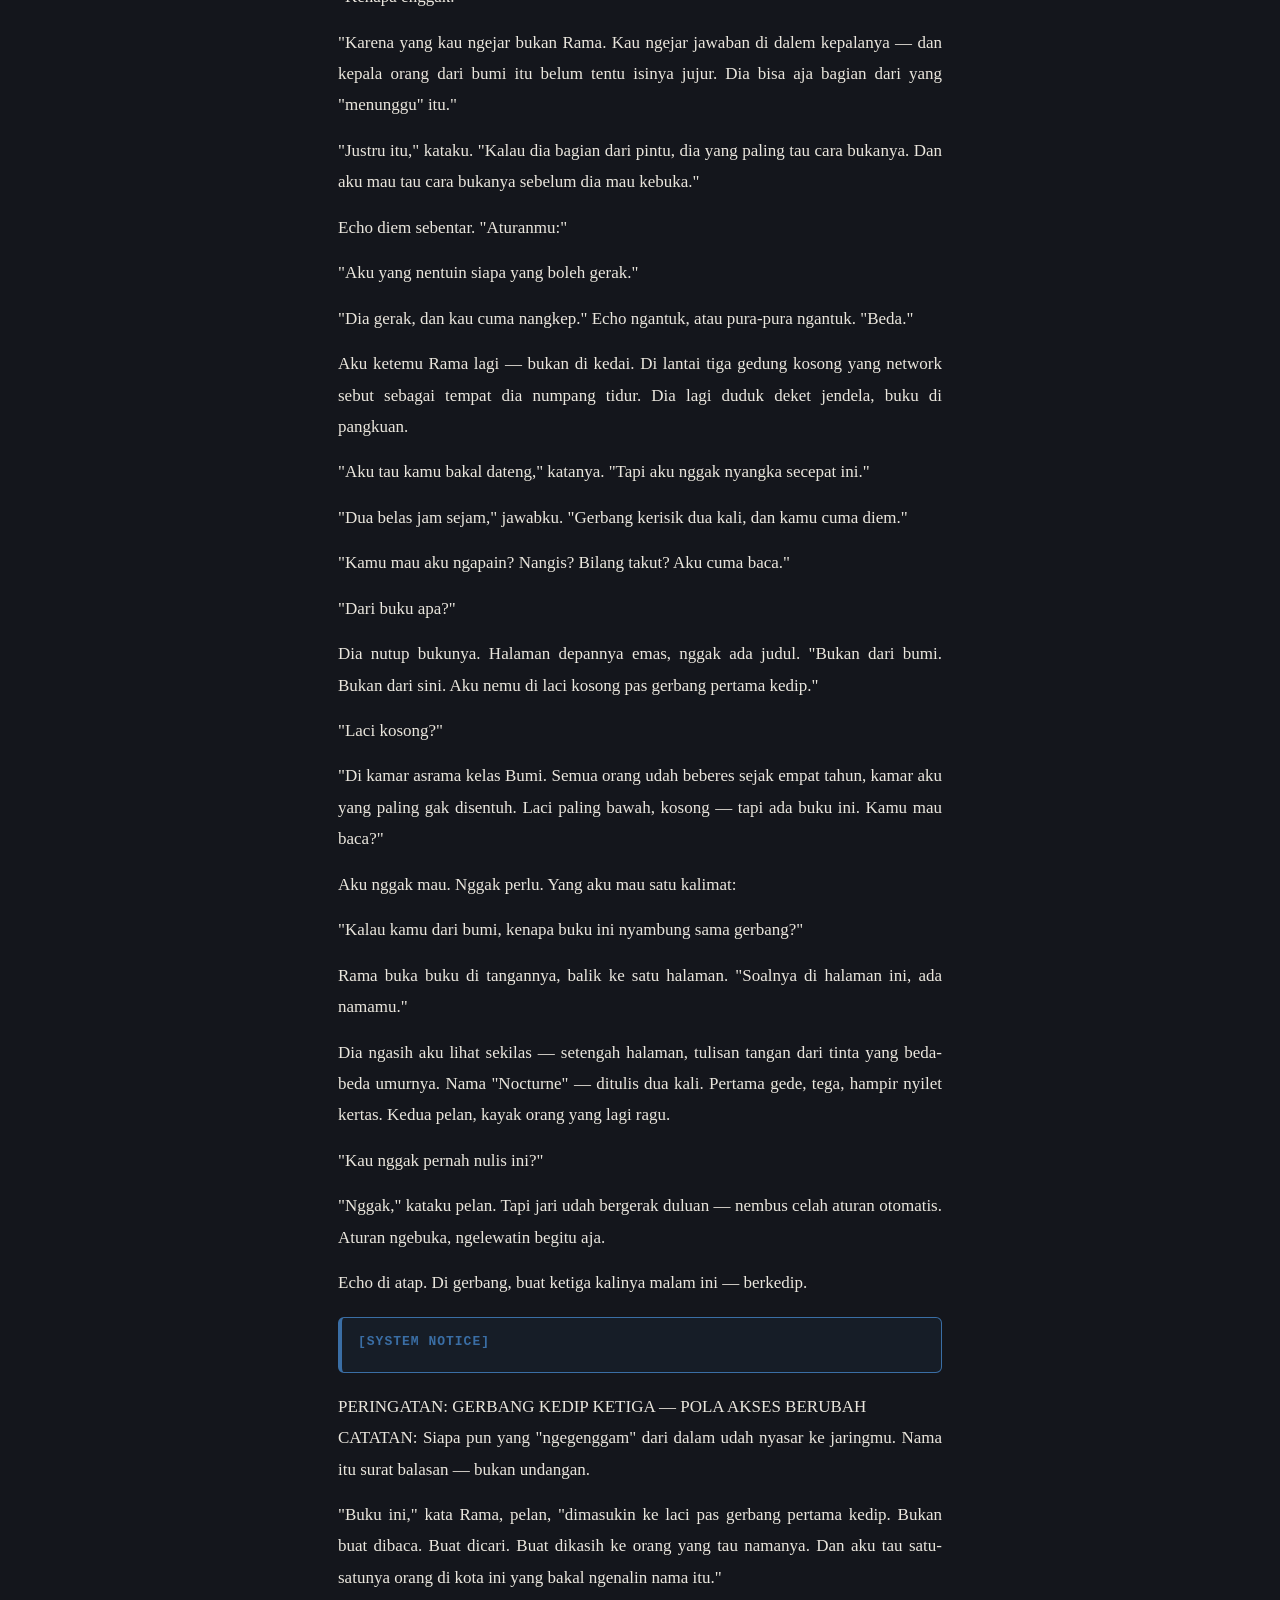
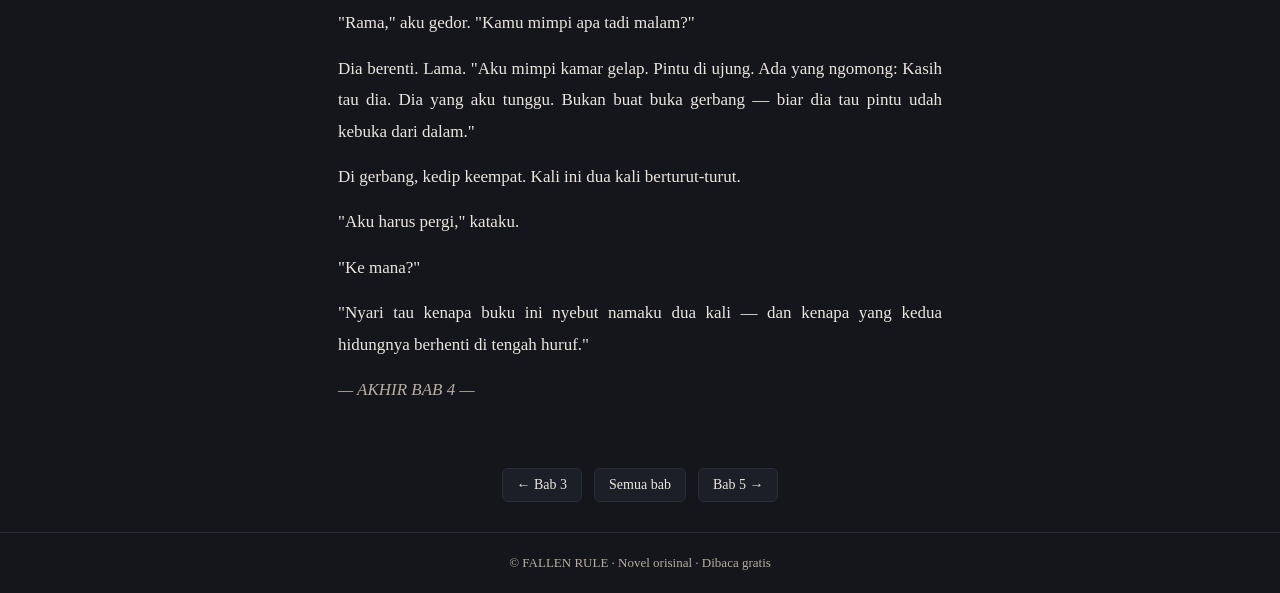
<file: novel/arc1-bab4.html>
<!DOCTYPE html>
<html lang="id" data-theme="dark">
<head>
<meta charset="utf-8">
<meta name="viewport" content="width=device-width, initial-scale=1">
<title>Bab 4: Gerbang Berbicara — FALLEN RULE (Novel)</title>
<link rel="icon" href="data:,">
<meta name="description" content="FALLEN RULE — Bab 4: Gerbang Berbicara. Malam itu aku nggak bisa tidur. Bukan karena omongan Rama yang masih nempel. Tapi karena satu detail yang dia sengaja nggak jawab: orang yang &quot;buka dari dale...">
<meta property="og:type" content="article">
<meta property="og:site_name" content="FALLEN RULE">
<meta property="og:title" content="Bab 4: Gerbang Berbicara">
<meta property="og:description" content="FALLEN RULE — Bab 4: Gerbang Berbicara. Malam itu aku nggak bisa tidur. Bukan karena omongan Rama yang masih nempel. Tapi karena satu detail yang dia sengaja nggak jawab: orang yang &quot;buka dari dale...">
<link rel="canonical" href="https://whitefoxrakka-cloud.github.io/fallen-rule-webtoon/novel/arc1-bab4.html">
<link rel="stylesheet" href="../assets/css/style.css">
<link rel="stylesheet" href="../assets/css/novel.css">
</head>
<body>
<header class="topbar">
  <a class="brand" href="../index.html">FALLEN <span>RULE</span></a>
  <nav>
    <a href="../index.html">Beranda</a>
    <span class="nav-label">Novel &middot; Arc 1</span>
    <select id="chapPicker" class="ep-picker" aria-label="Pilih bab">
      <option value="">Daftar isi bab</option>
      <option value="arc1-prolog-bab1.html">Prolog &amp; Bab 1</option><option value="arc1-bab2.html">Bab 2</option><option value="arc1-bab3.html">Bab 3</option><option value="arc1-bab4.html" selected>Bab 4</option><option value="arc1-bab5.html">Bab 5</option>
    </select>
    <button id="themeToggle" class="icon-btn" aria-label="Ganti tema">&#9789;</button>
  </nav>
</header>
<main class="novel">
<div class="reader-controls" aria-label="Pengaturan baca">
  <button class="btn" id="fontMinus" type="button" aria-label="Perkecil huruf">A&minus;</button>
  <button class="btn" id="fontPlus" type="button" aria-label="Perbesar huruf">A+</button>
  <button class="btn" id="widthToggle" type="button" aria-label="Ubah lebar baca">Lebar</button>
  <span class="reader-controls-note" id="readerNote">Sesuaikan nyaman membaca</span>
</div>
<h1 class="novel-title">Bab 4</h1>
<h2 class="novel-sub">Gerbang Berbicara</h2>
<div class="novel-sep"></div>
<div class="system-box"><p class="sys-head">[SYSTEM NOTICE]</p></div>
<p>STATUS: JIWA &quot;THE FALLEN ONE&quot; — REKONSILIASI BERLANJUT<br>REKON: 5,4%<br>CATATAN: Gerbang berkedip dua kali dalam satu malam. Tidak ada catatan kedip ganda di nadir kota ini.</p>
<p>Malam itu aku nggak bisa tidur.</p>
<p>Bukan karena omongan Rama yang masih nempel. Tapi karena satu detail yang dia sengaja nggak jawab: orang yang &quot;buka dari dalem&quot;. Kalau gerbang ini dibuka buat nyari aku, dari dalem — berarti gerbang udah bisa dilewatin dari arah sebaliknya. Empat tahun, orang-orang ngejaga gerbang sebagai pintu masuk pahlawan. Nggak ada yang mikir kalau gerbang itu juga pintu pulang buat sesuatu.</p>
<p>Atap menara. Dingin, dan sepi, dan aku yang paling sadar. Aku minta network nyebar tiga pertanyaan ke mana-mana, diam-diam:</p>
<p>Satu — sejak kedip pertama, ada yang ngaku ngerasain apa-apa? Dua — malam gerbang kedip, siapa yang lagi jaga, dan ngapain dia jam itu? Tiga — siapa yang pernah mimpi bolak-balik dari arah dalem kota ini.</p>
<p>Jawaban dateng dua hari.</p>
<p>Satu: pahlawan kelas bumi yang seru-seruan pamer api tadi — nama lengkapnya Vita — ngaku ngerasa ada yang narik dia dari dalam perut. Nggak sakit. Kata-kata dia: &quot;tangan yang pegang barang kepalang lama, terus dibuka.&quot;</p>
<p>Dua: penjaga gerbang shift malam cuma satu orang. Tua, ngantuk, udah kerja tiga puluh tahun. Dia nggak liat apa-apa. Tapi dia bilang satu hal yang bikin aku berenti:</p>
<p>&quot;Kerisik itu. Dengerin. Empat tahun, gerbangnya paling diem. Semalem dia kerisik dua kali — cuma Aku yang denger soalnya aku yang paling deket.&quot;</p>
<p>Tiga: nggak ada yang mimpin temuan soal mimpi. Kecuali — satu nama.</p>
<p>Rama.</p>
<p class="strong-line">[JENDELA KARAKTER — VITA (PAHLAWAN KELAS BUMI)]<br>[Tinggi: ±159 cm — kecil, tapi punggung selalu tegak]<br>[Rambut: pirang keemasan panjang, diikat tinggi paselagi kerja]<br>[Mata: biru muda — mudah ketawa, dan mudah percaya]<br>[Pakaian: seragam kelas Bumi yang dia ubah warnanya sendiri biar kelihatan beda]<br>[Kekuatan: api di telapak tangan — tapi bukan itu yang bikin dia istimewa]</p>
<p>&quot;Kau yakin mau ngejar yang ini?&quot; suara Echo dari bayangan, datar kayak biasa.</p>
<p>&quot;Kenapa enggak.&quot;</p>
<p>&quot;Karena yang kau ngejar bukan Rama. Kau ngejar jawaban di dalem kepalanya — dan kepala orang dari bumi itu belum tentu isinya jujur. Dia bisa aja bagian dari yang &quot;menunggu&quot; itu.&quot;</p>
<p>&quot;Justru itu,&quot; kataku. &quot;Kalau dia bagian dari pintu, dia yang paling tau cara bukanya. Dan aku mau tau cara bukanya sebelum dia mau kebuka.&quot;</p>
<p>Echo diem sebentar. &quot;Aturanmu:&quot;</p>
<p>&quot;Aku yang nentuin siapa yang boleh gerak.&quot;</p>
<p>&quot;Dia gerak, dan kau cuma nangkep.&quot; Echo ngantuk, atau pura-pura ngantuk. &quot;Beda.&quot;</p>
<p>Aku ketemu Rama lagi — bukan di kedai. Di lantai tiga gedung kosong yang network sebut sebagai tempat dia numpang tidur. Dia lagi duduk deket jendela, buku di pangkuan.</p>
<p>&quot;Aku tau kamu bakal dateng,&quot; katanya. &quot;Tapi aku nggak nyangka secepat ini.&quot;</p>
<p>&quot;Dua belas jam sejam,&quot; jawabku. &quot;Gerbang kerisik dua kali, dan kamu cuma diem.&quot;</p>
<p>&quot;Kamu mau aku ngapain? Nangis? Bilang takut? Aku cuma baca.&quot;</p>
<p>&quot;Dari buku apa?&quot;</p>
<p>Dia nutup bukunya. Halaman depannya emas, nggak ada judul. &quot;Bukan dari bumi. Bukan dari sini. Aku nemu di laci kosong pas gerbang pertama kedip.&quot;</p>
<p>&quot;Laci kosong?&quot;</p>
<p>&quot;Di kamar asrama kelas Bumi. Semua orang udah beberes sejak empat tahun, kamar aku yang paling gak disentuh. Laci paling bawah, kosong — tapi ada buku ini. Kamu mau baca?&quot;</p>
<p>Aku nggak mau. Nggak perlu. Yang aku mau satu kalimat:</p>
<p>&quot;Kalau kamu dari bumi, kenapa buku ini nyambung sama gerbang?&quot;</p>
<p>Rama buka buku di tangannya, balik ke satu halaman. &quot;Soalnya di halaman ini, ada namamu.&quot;</p>
<p>Dia ngasih aku lihat sekilas — setengah halaman, tulisan tangan dari tinta yang beda-beda umurnya. Nama &quot;Nocturne&quot; — ditulis dua kali. Pertama gede, tega, hampir nyilet kertas. Kedua pelan, kayak orang yang lagi ragu.</p>
<p>&quot;Kau nggak pernah nulis ini?&quot;</p>
<p>&quot;Nggak,&quot; kataku pelan. Tapi jari udah bergerak duluan — nembus celah aturan otomatis. Aturan ngebuka, ngelewatin begitu aja.</p>
<p>Echo di atap. Di gerbang, buat ketiga kalinya malam ini — berkedip.</p>
<div class="system-box"><p class="sys-head">[SYSTEM NOTICE]</p></div>
<p>PERINGATAN: GERBANG KEDIP KETIGA — POLA AKSES BERUBAH<br>CATATAN: Siapa pun yang &quot;ngegenggam&quot; dari dalam udah nyasar ke jaringmu. Nama itu surat balasan — bukan undangan.</p>
<p>&quot;Buku ini,&quot; kata Rama, pelan, &quot;dimasukin ke laci pas gerbang pertama kedip. Bukan buat dibaca. Buat dicari. Buat dikasih ke orang yang tau namanya. Dan aku tau satu-satunya orang di kota ini yang bakal ngenalin nama itu.&quot;</p>
<p>&quot;Rama,&quot; aku gedor. &quot;Kamu mimpi apa tadi malam?&quot;</p>
<p>Dia berenti. Lama. &quot;Aku mimpi kamar gelap. Pintu di ujung. Ada yang ngomong: Kasih tau dia. Dia yang aku tunggu. Bukan buat buka gerbang — biar dia tau pintu udah kebuka dari dalam.&quot;</p>
<p>Di gerbang, kedip keempat. Kali ini dua kali berturut-turut.</p>
<p>&quot;Aku harus pergi,&quot; kataku.</p>
<p>&quot;Ke mana?&quot;</p>
<p>&quot;Nyari tau kenapa buku ini nyebut namaku dua kali — dan kenapa yang kedua hidungnya berhenti di tengah huruf.&quot;</p>
<p class="novel-end">— AKHIR BAB 4 —</p>
</main>
<nav class="novel-nav">
  <a class="btn" href="arc1-bab3.html">&larr; Bab 3</a>
  <a class="btn" href="../index.html">Semua bab</a>
  <a class="btn" href="arc1-bab5.html">Bab 5 &rarr;</a>
</nav>
<footer class="foot">&copy; FALLEN RULE &middot; Novel orisinal &middot; Dibaca gratis</footer>
<script src="../assets/js/app.js"></script>
</body>
</html>
</file>
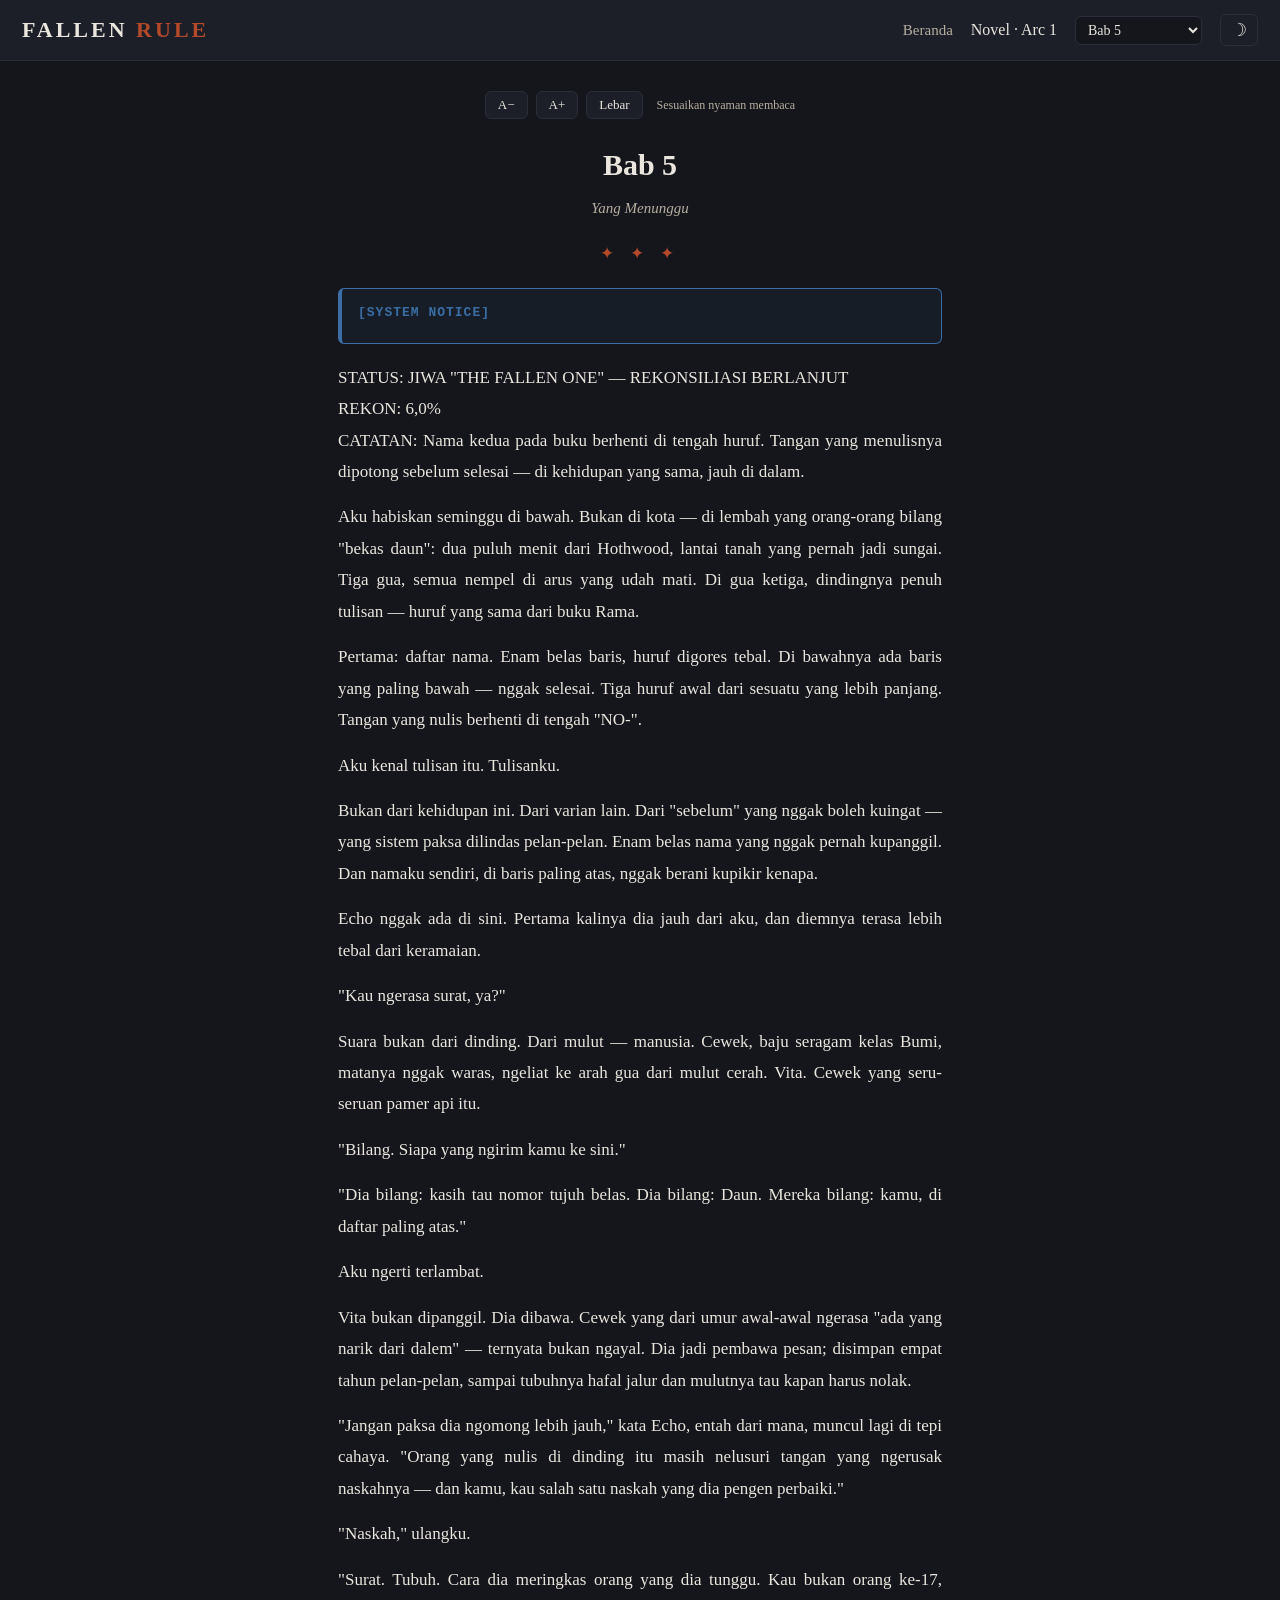
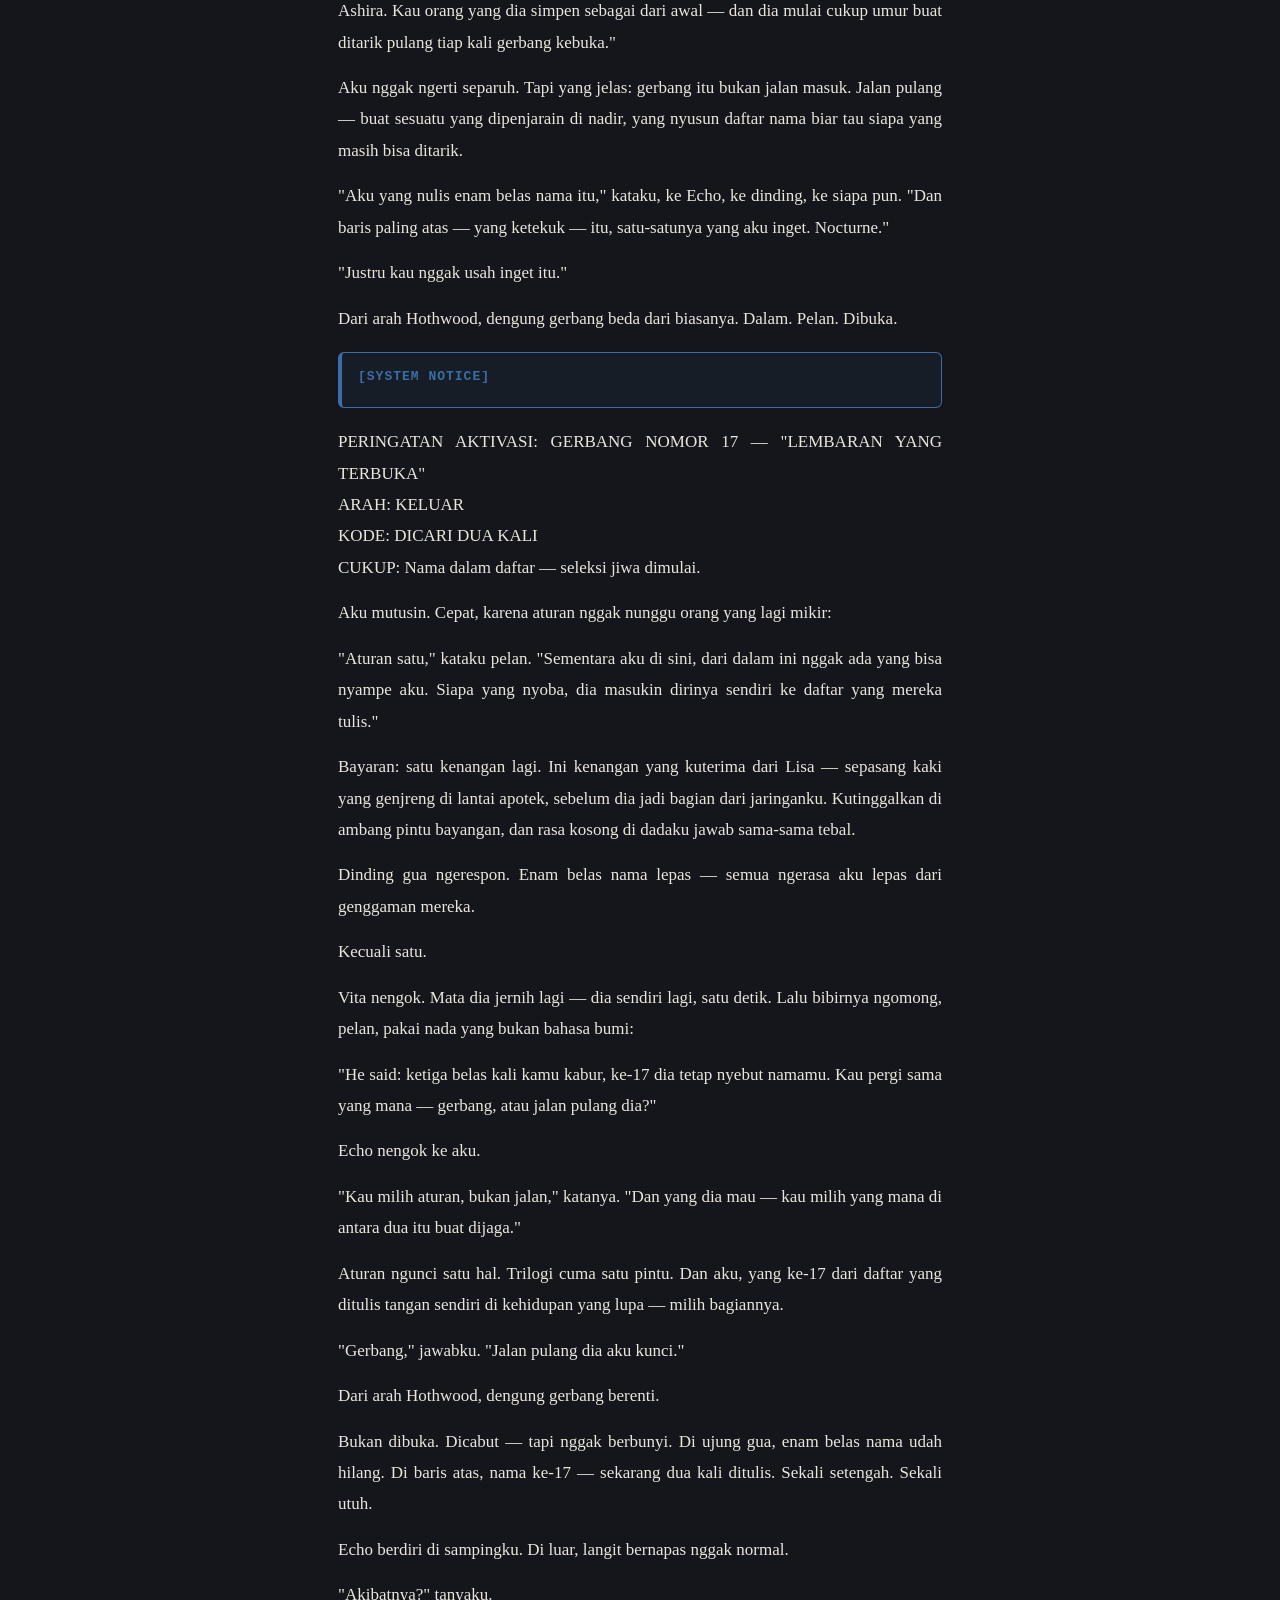
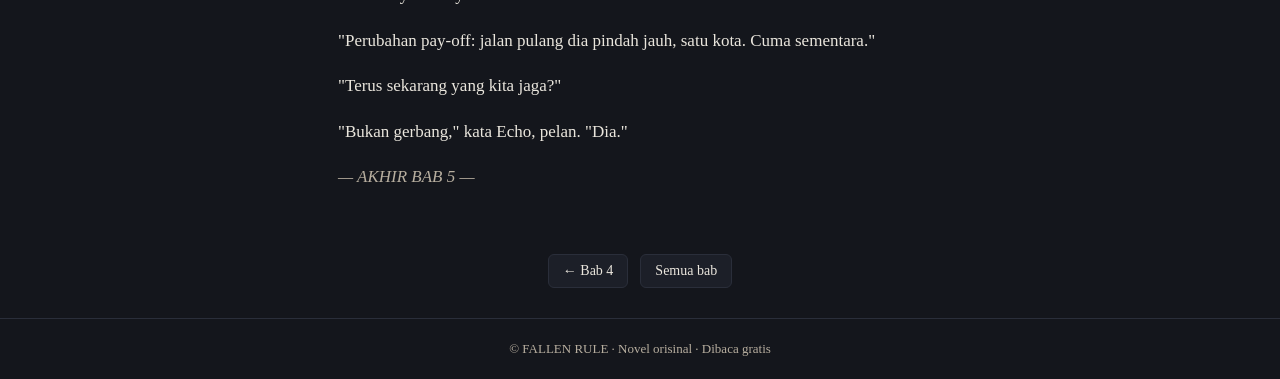
<file: novel/arc1-bab5.html>
<!DOCTYPE html>
<html lang="id" data-theme="dark">
<head>
<meta charset="utf-8">
<meta name="viewport" content="width=device-width, initial-scale=1">
<title>Bab 5: Yang Menunggu — FALLEN RULE (Novel)</title>
<link rel="icon" href="data:,">
<meta name="description" content="FALLEN RULE — Bab 5: Yang Menunggu. Aku habiskan seminggu di bawah. Bukan di kota — di lembah yang orang-orang bilang &quot;bekas daun&quot;: dua puluh menit dari Hothwood, lantai tanah yang pernah jadi...">
<meta property="og:type" content="article">
<meta property="og:site_name" content="FALLEN RULE">
<meta property="og:title" content="Bab 5: Yang Menunggu">
<meta property="og:description" content="FALLEN RULE — Bab 5: Yang Menunggu. Aku habiskan seminggu di bawah. Bukan di kota — di lembah yang orang-orang bilang &quot;bekas daun&quot;: dua puluh menit dari Hothwood, lantai tanah yang pernah jadi...">
<link rel="canonical" href="https://whitefoxrakka-cloud.github.io/fallen-rule-webtoon/novel/arc1-bab5.html">
<link rel="stylesheet" href="../assets/css/style.css">
<link rel="stylesheet" href="../assets/css/novel.css">
</head>
<body>
<header class="topbar">
  <a class="brand" href="../index.html">FALLEN <span>RULE</span></a>
  <nav>
    <a href="../index.html">Beranda</a>
    <span class="nav-label">Novel &middot; Arc 1</span>
    <select id="chapPicker" class="ep-picker" aria-label="Pilih bab">
      <option value="">Daftar isi bab</option>
      <option value="arc1-prolog-bab1.html">Prolog &amp; Bab 1</option><option value="arc1-bab2.html">Bab 2</option><option value="arc1-bab3.html">Bab 3</option><option value="arc1-bab4.html">Bab 4</option><option value="arc1-bab5.html" selected>Bab 5</option>
    </select>
    <button id="themeToggle" class="icon-btn" aria-label="Ganti tema">&#9789;</button>
  </nav>
</header>
<main class="novel">
<div class="reader-controls" aria-label="Pengaturan baca">
  <button class="btn" id="fontMinus" type="button" aria-label="Perkecil huruf">A&minus;</button>
  <button class="btn" id="fontPlus" type="button" aria-label="Perbesar huruf">A+</button>
  <button class="btn" id="widthToggle" type="button" aria-label="Ubah lebar baca">Lebar</button>
  <span class="reader-controls-note" id="readerNote">Sesuaikan nyaman membaca</span>
</div>
<h1 class="novel-title">Bab 5</h1>
<h2 class="novel-sub">Yang Menunggu</h2>
<div class="novel-sep"></div>
<div class="system-box"><p class="sys-head">[SYSTEM NOTICE]</p></div>
<p>STATUS: JIWA &quot;THE FALLEN ONE&quot; — REKONSILIASI BERLANJUT<br>REKON: 6,0%<br>CATATAN: Nama kedua pada buku berhenti di tengah huruf. Tangan yang menulisnya dipotong sebelum selesai — di kehidupan yang sama, jauh di dalam.</p>
<p>Aku habiskan seminggu di bawah. Bukan di kota — di lembah yang orang-orang bilang &quot;bekas daun&quot;: dua puluh menit dari Hothwood, lantai tanah yang pernah jadi sungai. Tiga gua, semua nempel di arus yang udah mati. Di gua ketiga, dindingnya penuh tulisan — huruf yang sama dari buku Rama.</p>
<p>Pertama: daftar nama. Enam belas baris, huruf digores tebal. Di bawahnya ada baris yang paling bawah — nggak selesai. Tiga huruf awal dari sesuatu yang lebih panjang. Tangan yang nulis berhenti di tengah &quot;NO-&quot;.</p>
<p>Aku kenal tulisan itu. Tulisanku.</p>
<p>Bukan dari kehidupan ini. Dari varian lain. Dari &quot;sebelum&quot; yang nggak boleh kuingat — yang sistem paksa dilindas pelan-pelan. Enam belas nama yang nggak pernah kupanggil. Dan namaku sendiri, di baris paling atas, nggak berani kupikir kenapa.</p>
<p>Echo nggak ada di sini. Pertama kalinya dia jauh dari aku, dan diemnya terasa lebih tebal dari keramaian.</p>
<p>&quot;Kau ngerasa surat, ya?&quot;</p>
<p>Suara bukan dari dinding. Dari mulut — manusia. Cewek, baju seragam kelas Bumi, matanya nggak waras, ngeliat ke arah gua dari mulut cerah. Vita. Cewek yang seru-seruan pamer api itu.</p>
<p>&quot;Bilang. Siapa yang ngirim kamu ke sini.&quot;</p>
<p>&quot;Dia bilang: kasih tau nomor tujuh belas. Dia bilang: Daun. Mereka bilang: kamu, di daftar paling atas.&quot;</p>
<p>Aku ngerti terlambat.</p>
<p>Vita bukan dipanggil. Dia dibawa. Cewek yang dari umur awal-awal ngerasa &quot;ada yang narik dari dalem&quot; — ternyata bukan ngayal. Dia jadi pembawa pesan; disimpan empat tahun pelan-pelan, sampai tubuhnya hafal jalur dan mulutnya tau kapan harus nolak.</p>
<p>&quot;Jangan paksa dia ngomong lebih jauh,&quot; kata Echo, entah dari mana, muncul lagi di tepi cahaya. &quot;Orang yang nulis di dinding itu masih nelusuri tangan yang ngerusak naskahnya — dan kamu, kau salah satu naskah yang dia pengen perbaiki.&quot;</p>
<p>&quot;Naskah,&quot; ulangku.</p>
<p>&quot;Surat. Tubuh. Cara dia meringkas orang yang dia tunggu. Kau bukan orang ke-17, Ashira. Kau orang yang dia simpen sebagai dari awal — dan dia mulai cukup umur buat ditarik pulang tiap kali gerbang kebuka.&quot;</p>
<p>Aku nggak ngerti separuh. Tapi yang jelas: gerbang itu bukan jalan masuk. Jalan pulang — buat sesuatu yang dipenjarain di nadir, yang nyusun daftar nama biar tau siapa yang masih bisa ditarik.</p>
<p>&quot;Aku yang nulis enam belas nama itu,&quot; kataku, ke Echo, ke dinding, ke siapa pun. &quot;Dan baris paling atas — yang ketekuk — itu, satu-satunya yang aku inget. Nocturne.&quot;</p>
<p>&quot;Justru kau nggak usah inget itu.&quot;</p>
<p>Dari arah Hothwood, dengung gerbang beda dari biasanya. Dalam. Pelan. Dibuka.</p>
<div class="system-box"><p class="sys-head">[SYSTEM NOTICE]</p></div>
<p>PERINGATAN AKTIVASI: GERBANG NOMOR 17 — &quot;LEMBARAN YANG TERBUKA&quot;<br>ARAH: KELUAR<br>KODE: DICARI DUA KALI<br>CUKUP: Nama dalam daftar — seleksi jiwa dimulai.</p>
<p>Aku mutusin. Cepat, karena aturan nggak nunggu orang yang lagi mikir:</p>
<p>&quot;Aturan satu,&quot; kataku pelan. &quot;Sementara aku di sini, dari dalam ini nggak ada yang bisa nyampe aku. Siapa yang nyoba, dia masukin dirinya sendiri ke daftar yang mereka tulis.&quot;</p>
<p>Bayaran: satu kenangan lagi. Ini kenangan yang kuterima dari Lisa — sepasang kaki yang genjreng di lantai apotek, sebelum dia jadi bagian dari jaringanku. Kutinggalkan di ambang pintu bayangan, dan rasa kosong di dadaku jawab sama-sama tebal.</p>
<p>Dinding gua ngerespon. Enam belas nama lepas — semua ngerasa aku lepas dari genggaman mereka.</p>
<p>Kecuali satu.</p>
<p>Vita nengok. Mata dia jernih lagi — dia sendiri lagi, satu detik. Lalu bibirnya ngomong, pelan, pakai nada yang bukan bahasa bumi:</p>
<p>&quot;He said: ketiga belas kali kamu kabur, ke-17 dia tetap nyebut namamu. Kau pergi sama yang mana — gerbang, atau jalan pulang dia?&quot;</p>
<p>Echo nengok ke aku.</p>
<p>&quot;Kau milih aturan, bukan jalan,&quot; katanya. &quot;Dan yang dia mau — kau milih yang mana di antara dua itu buat dijaga.&quot;</p>
<p>Aturan ngunci satu hal. Trilogi cuma satu pintu. Dan aku, yang ke-17 dari daftar yang ditulis tangan sendiri di kehidupan yang lupa — milih bagiannya.</p>
<p>&quot;Gerbang,&quot; jawabku. &quot;Jalan pulang dia aku kunci.&quot;</p>
<p>Dari arah Hothwood, dengung gerbang berenti.</p>
<p>Bukan dibuka. Dicabut — tapi nggak berbunyi. Di ujung gua, enam belas nama udah hilang. Di baris atas, nama ke-17 — sekarang dua kali ditulis. Sekali setengah. Sekali utuh.</p>
<p>Echo berdiri di sampingku. Di luar, langit bernapas nggak normal.</p>
<p>&quot;Akibatnya?&quot; tanyaku.</p>
<p>&quot;Perubahan pay-off: jalan pulang dia pindah jauh, satu kota. Cuma sementara.&quot;</p>
<p>&quot;Terus sekarang yang kita jaga?&quot;</p>
<p>&quot;Bukan gerbang,&quot; kata Echo, pelan. &quot;Dia.&quot;</p>
<p class="novel-end">— AKHIR BAB 5 —</p>
</main>
<nav class="novel-nav">
  <a class="btn" href="arc1-bab4.html">&larr; Bab 4</a>
  <a class="btn" href="../index.html">Semua bab</a>
</nav>
<footer class="foot">&copy; FALLEN RULE &middot; Novel orisinal &middot; Dibaca gratis</footer>
<script src="../assets/js/app.js"></script>
</body>
</html>
</file>
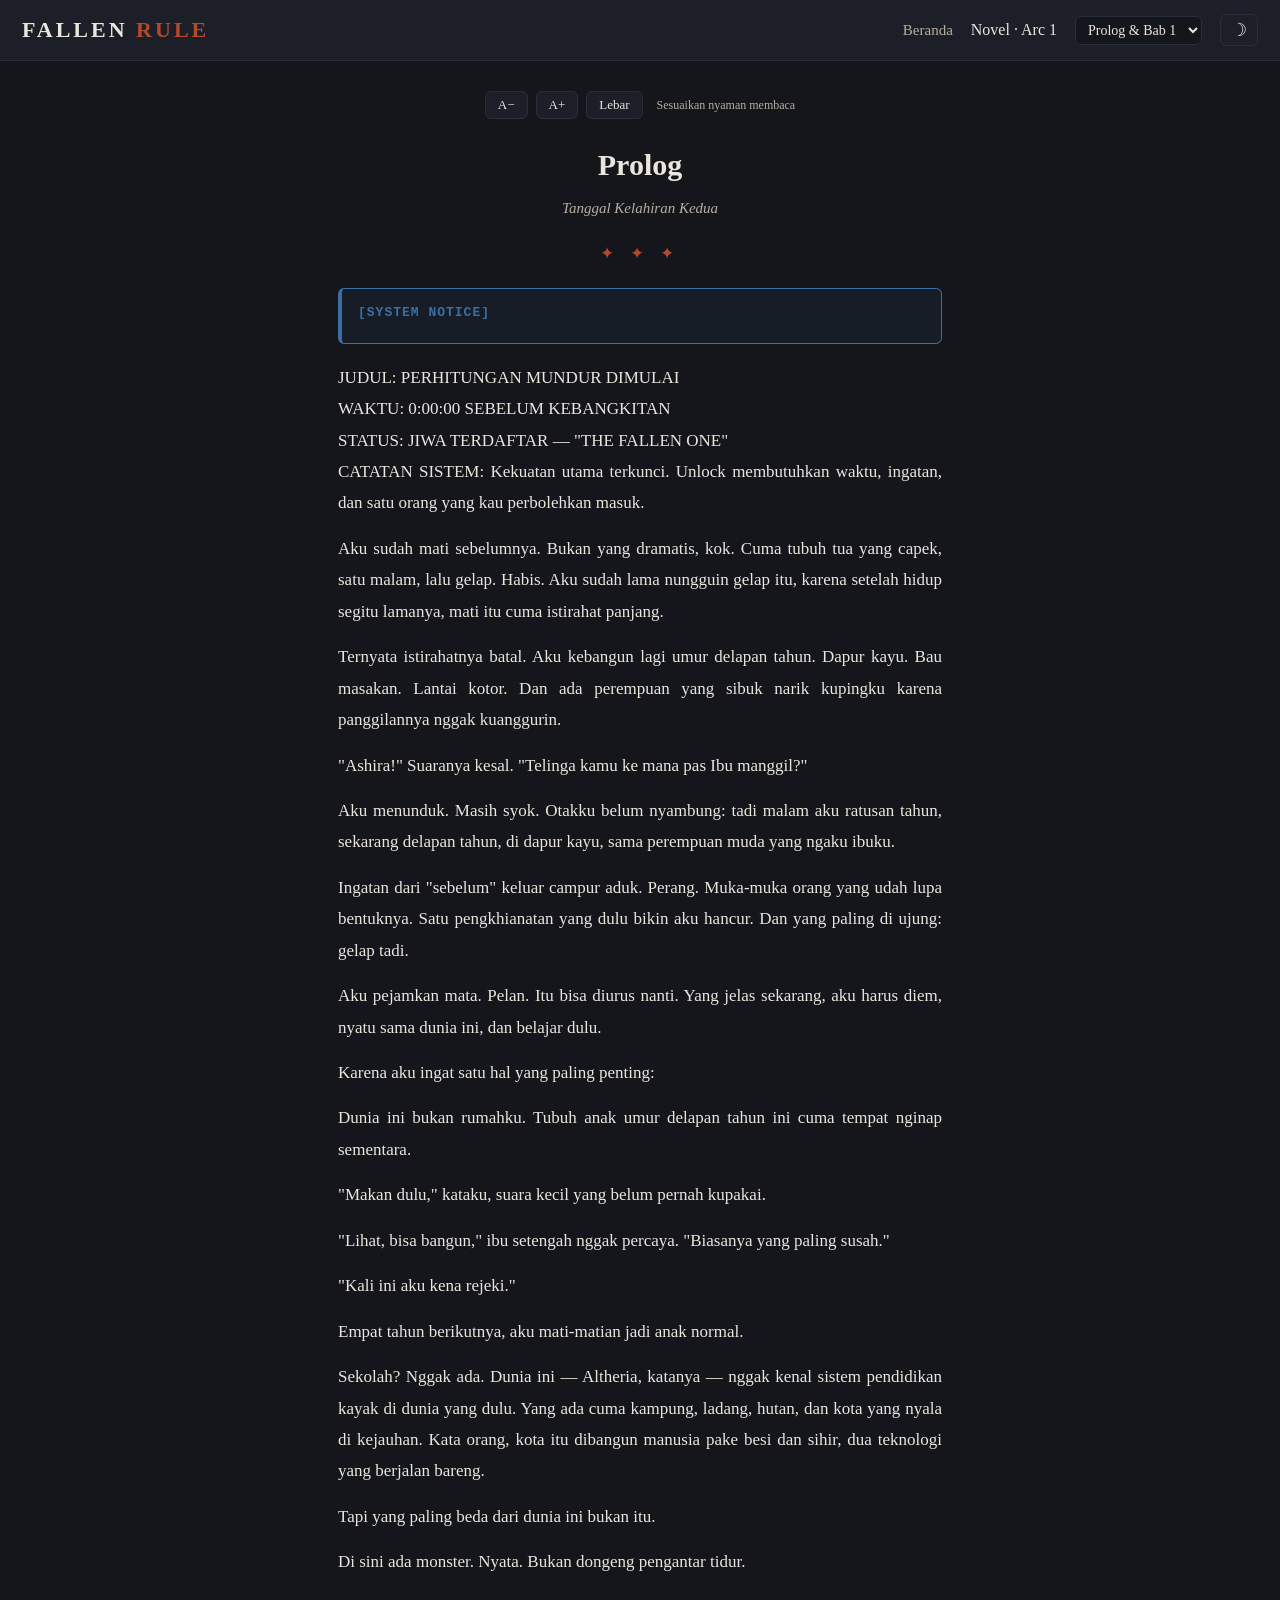
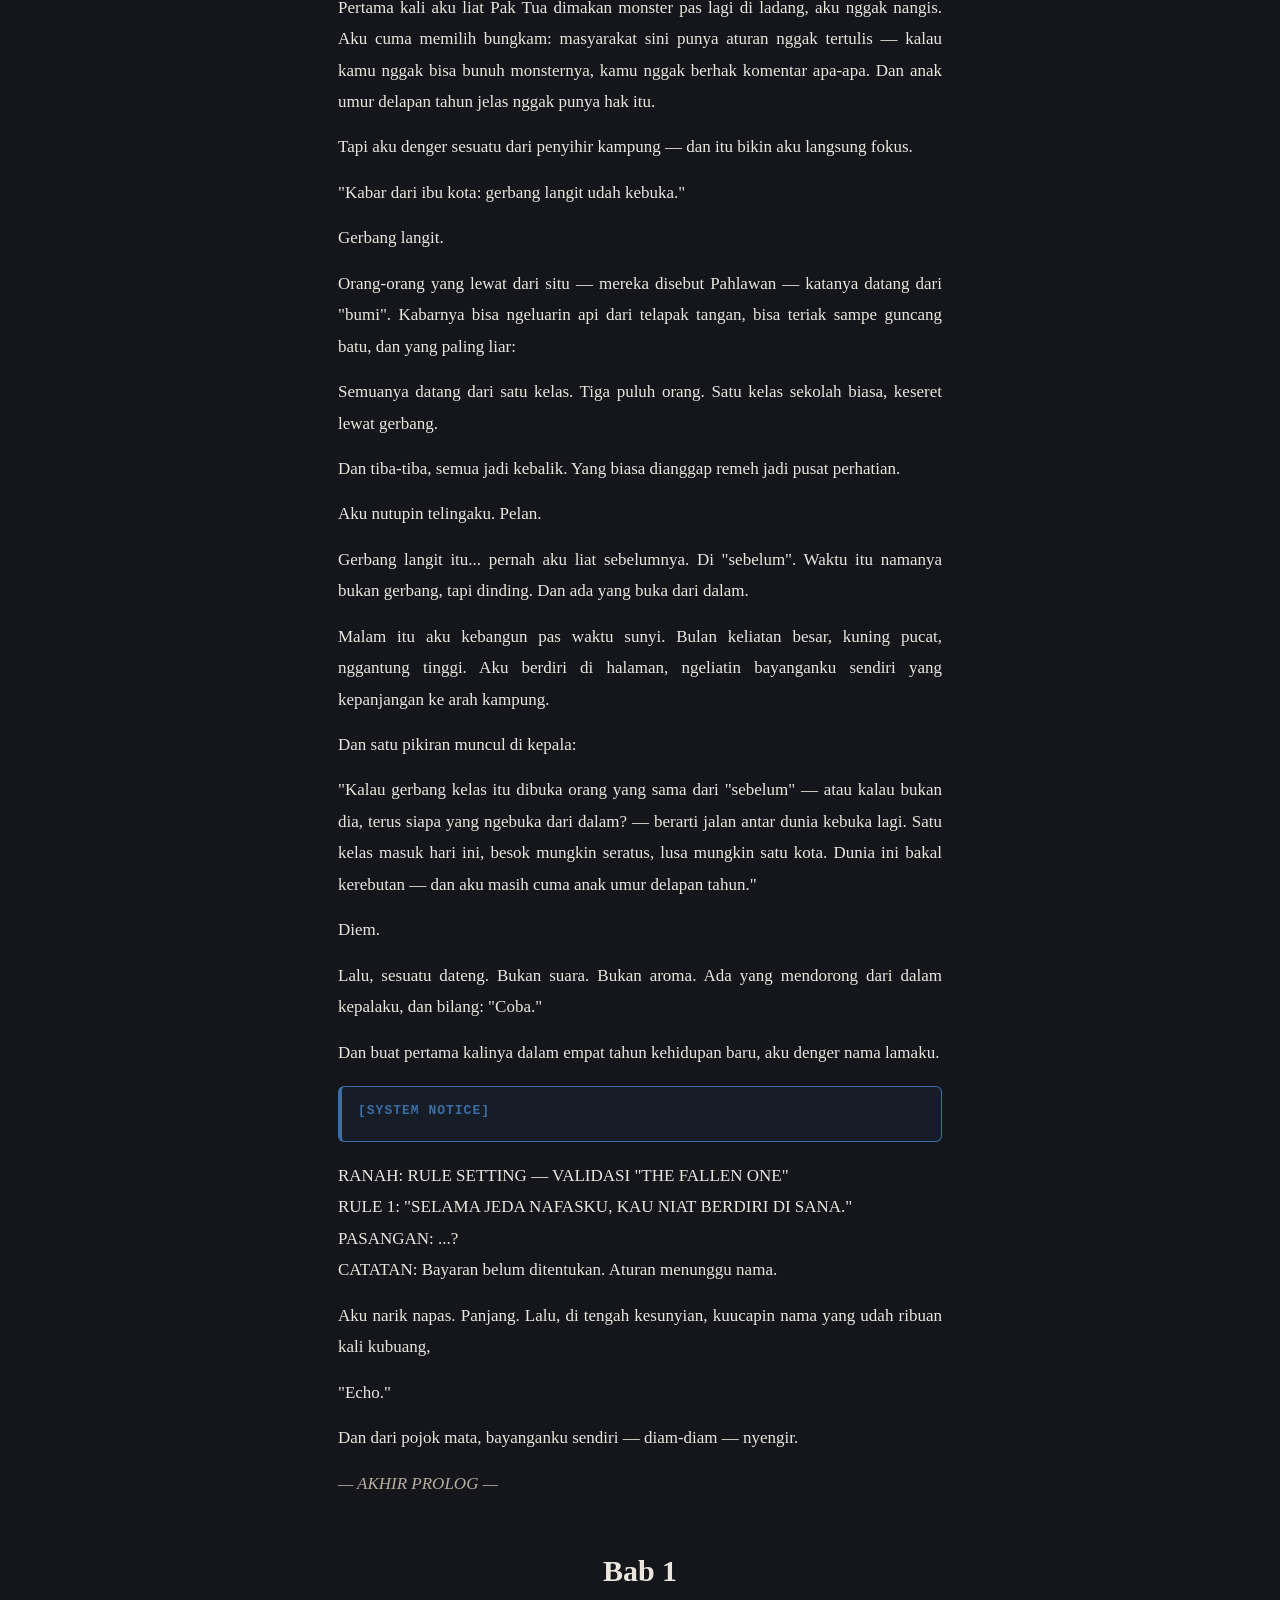
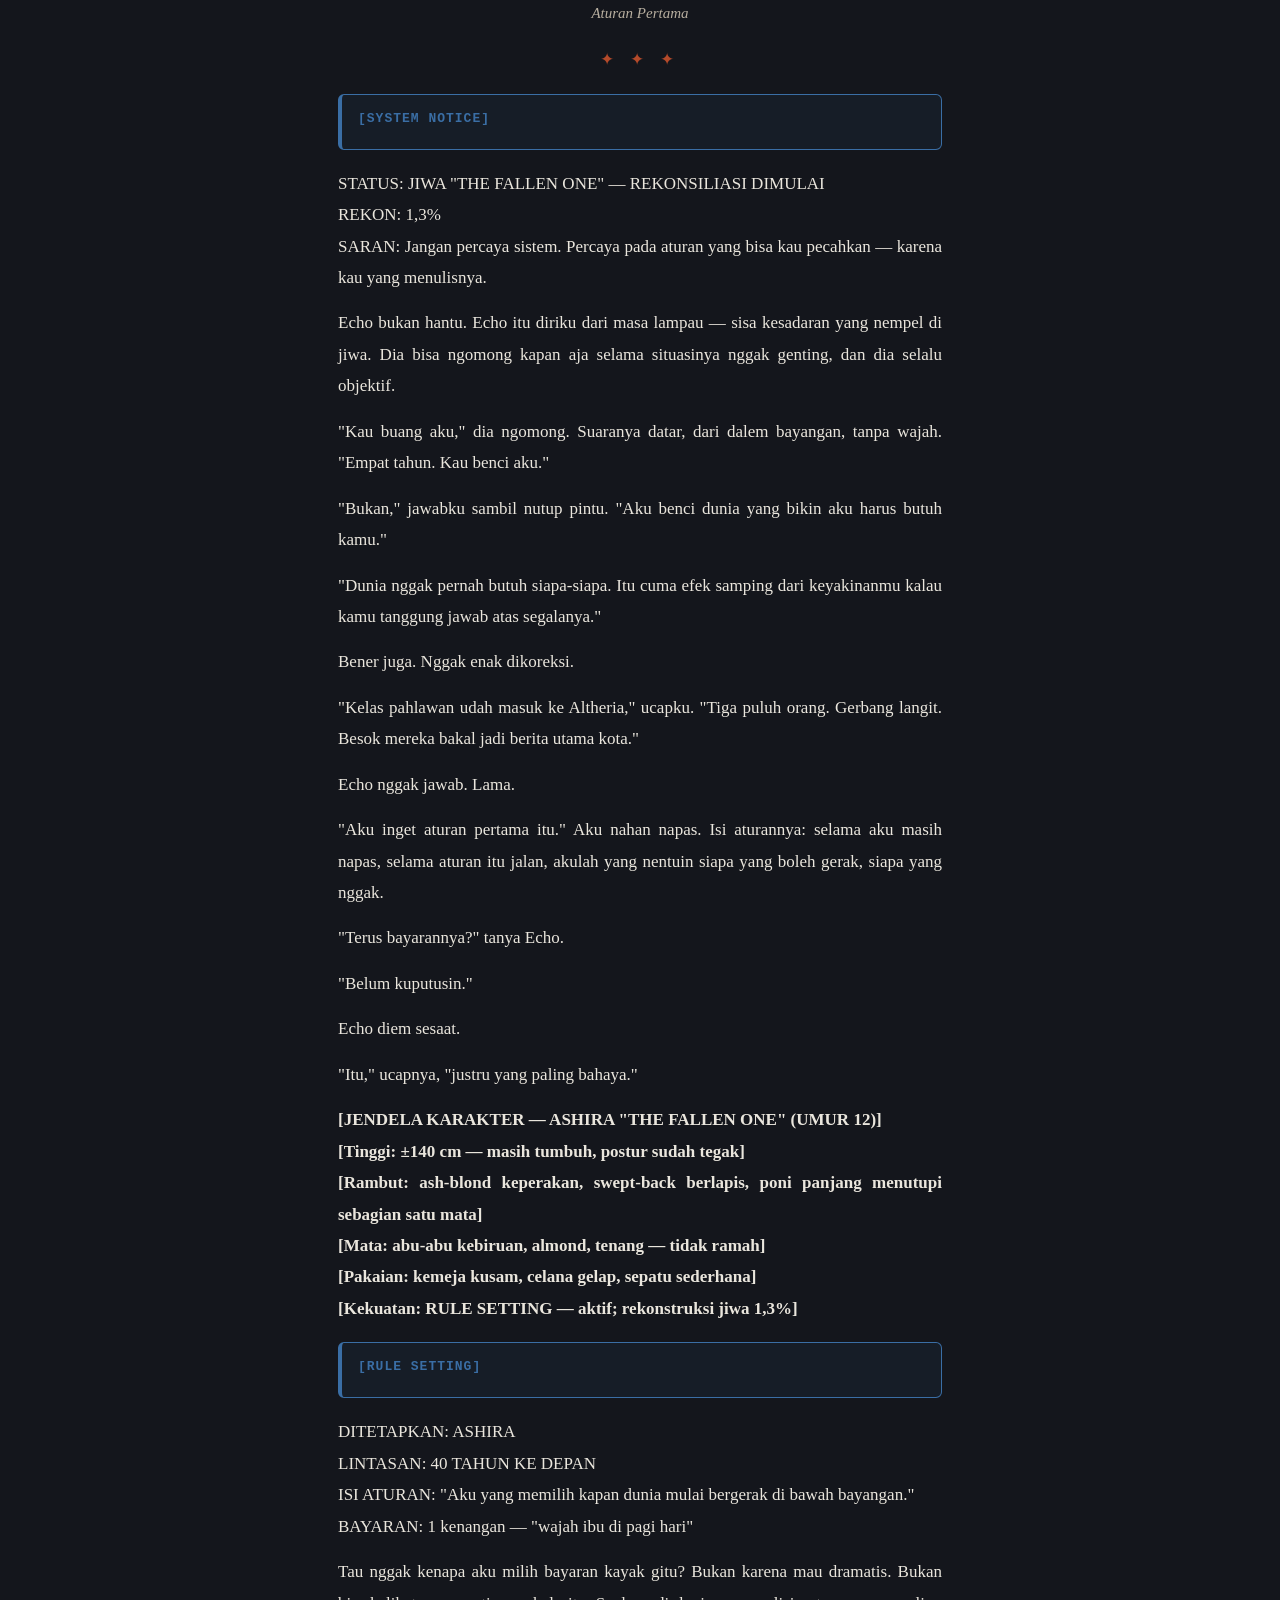
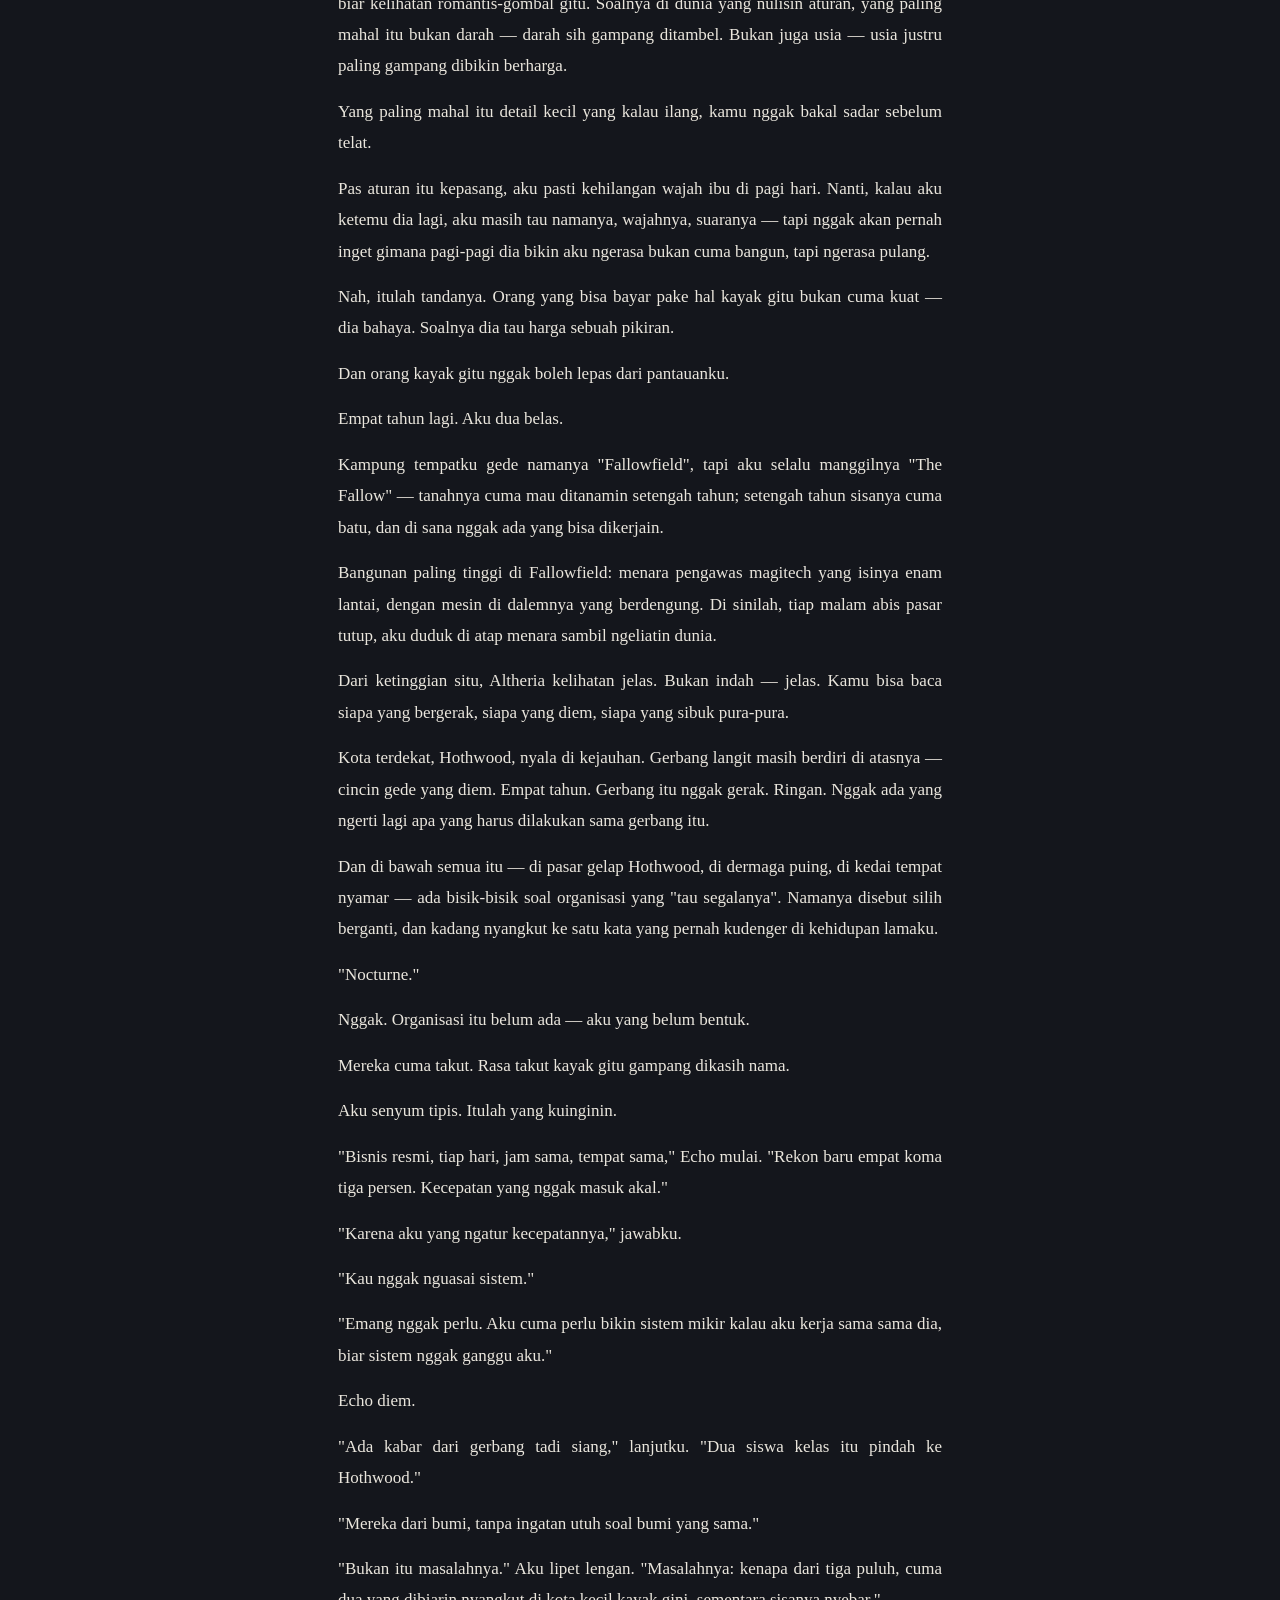
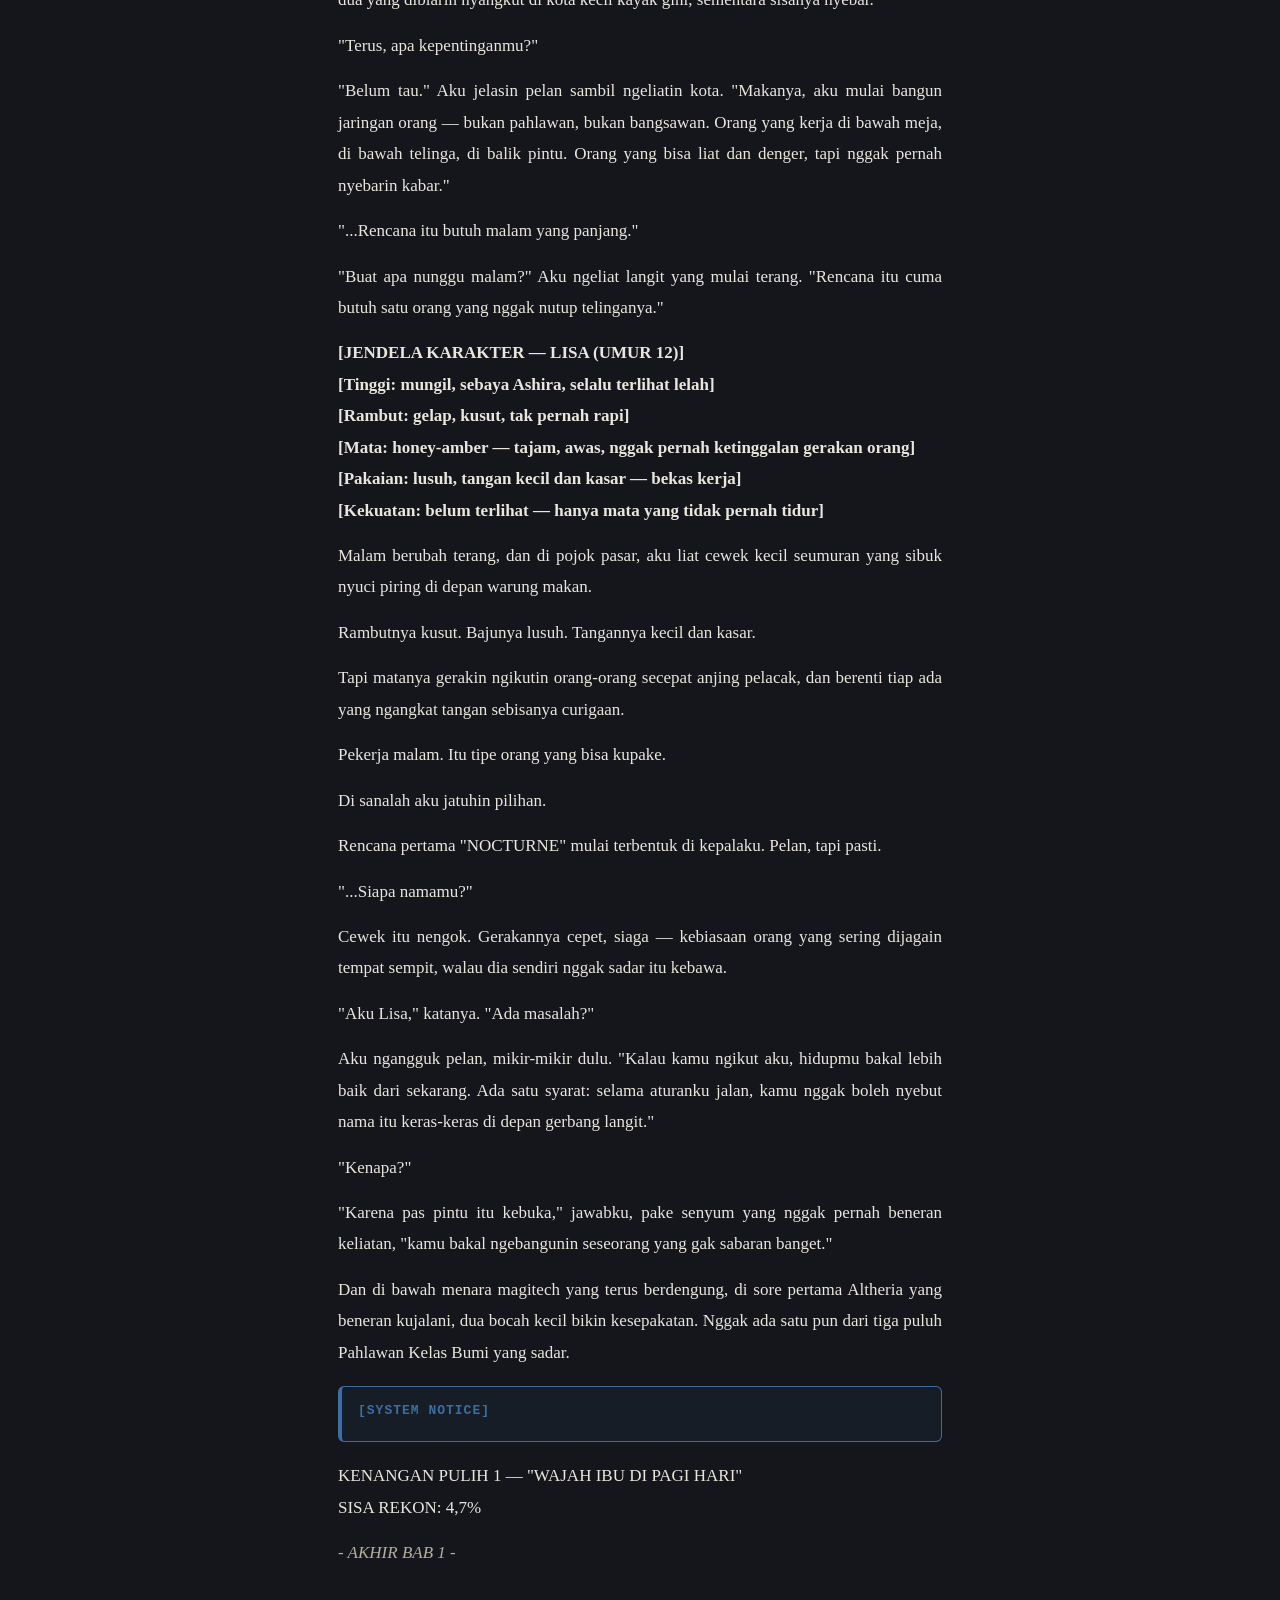
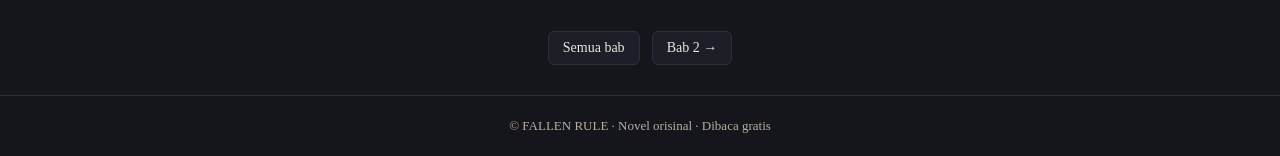
<file: novel/arc1-prolog-bab1.html>
<!DOCTYPE html>
<html lang="id" data-theme="dark">
<head>
<meta charset="utf-8">
<meta name="viewport" content="width=device-width, initial-scale=1">
<title>Arc 1: Prolog &amp; Bab 1 — FALLEN RULE (Novel)</title>
<link rel="icon" href="data:,">
<meta name="description" content="FALLEN RULE — Arc 1: Prolog &amp;amp; Bab 1. Aku sudah mati sebelumnya. Bukan yang dramatis, kok. Cuma tubuh tua yang capek, satu malam, lalu gelap. Habis. Aku sudah lama nungguin gelap itu, karena sete...">
<meta property="og:type" content="article">
<meta property="og:site_name" content="FALLEN RULE">
<meta property="og:title" content="Arc 1: Prolog &amp;amp; Bab 1">
<meta property="og:description" content="FALLEN RULE — Arc 1: Prolog &amp;amp; Bab 1. Aku sudah mati sebelumnya. Bukan yang dramatis, kok. Cuma tubuh tua yang capek, satu malam, lalu gelap. Habis. Aku sudah lama nungguin gelap itu, karena sete..">
<link rel="canonical" href="https://whitefoxrakka-cloud.github.io/fallen-rule-webtoon/novel/arc1-prolog-bab1.html">
<link rel="stylesheet" href="../assets/css/style.css">
<link rel="stylesheet" href="../assets/css/novel.css">
</head>
<body>
<header class="topbar">
  <a class="brand" href="../index.html">FALLEN <span>RULE</span></a>
  <nav>
    <a href="../index.html">Beranda</a>
    <span class="nav-label">Novel &middot; Arc 1</span>
    <select id="chapPicker" class="ep-picker" aria-label="Pilih bab">
      <option value="">Daftar isi bab</option>
      <option value="arc1-prolog-bab1.html" selected>Prolog &amp; Bab 1</option><option value="arc1-bab2.html">Bab 2</option><option value="arc1-bab3.html">Bab 3</option><option value="arc1-bab4.html">Bab 4</option><option value="arc1-bab5.html">Bab 5</option>
    </select>
    <button id="themeToggle" class="icon-btn" aria-label="Ganti tema">&#9789;</button>
  </nav>
</header>
<main class="novel">
<div class="reader-controls" aria-label="Pengaturan baca">
  <button class="btn" id="fontMinus" type="button" aria-label="Perkecil huruf">A&minus;</button>
  <button class="btn" id="fontPlus" type="button" aria-label="Perbesar huruf">A+</button>
  <button class="btn" id="widthToggle" type="button" aria-label="Ubah lebar baca">Lebar</button>
  <span class="reader-controls-note" id="readerNote">Sesuaikan nyaman membaca</span>
</div>
<h1 class="novel-title">Prolog</h1>
<h2 class="novel-sub">Tanggal Kelahiran Kedua</h2>
<div class="novel-sep"></div>
<div class="system-box"><p class="sys-head">[SYSTEM NOTICE]</p></div>
<p>JUDUL: PERHITUNGAN MUNDUR DIMULAI<br>WAKTU: 0:00:00 SEBELUM KEBANGKITAN<br>STATUS: JIWA TERDAFTAR — &quot;THE FALLEN ONE&quot;<br>CATATAN SISTEM: Kekuatan utama terkunci. Unlock membutuhkan waktu, ingatan, dan satu orang yang kau perbolehkan masuk.</p>
<p>Aku sudah mati sebelumnya. Bukan yang dramatis, kok. Cuma tubuh tua yang capek, satu malam, lalu gelap. Habis. Aku sudah lama nungguin gelap itu, karena setelah hidup segitu lamanya, mati itu cuma istirahat panjang.</p>
<p>Ternyata istirahatnya batal. Aku kebangun lagi umur delapan tahun. Dapur kayu. Bau masakan. Lantai kotor. Dan ada perempuan yang sibuk narik kupingku karena panggilannya nggak kuanggurin.</p>
<p>&quot;Ashira!&quot; Suaranya kesal. &quot;Telinga kamu ke mana pas Ibu manggil?&quot;</p>
<p>Aku menunduk. Masih syok. Otakku belum nyambung: tadi malam aku ratusan tahun, sekarang delapan tahun, di dapur kayu, sama perempuan muda yang ngaku ibuku.</p>
<p>Ingatan dari &quot;sebelum&quot; keluar campur aduk. Perang. Muka-muka orang yang udah lupa bentuknya. Satu pengkhianatan yang dulu bikin aku hancur. Dan yang paling di ujung: gelap tadi.</p>
<p>Aku pejamkan mata. Pelan. Itu bisa diurus nanti. Yang jelas sekarang, aku harus diem, nyatu sama dunia ini, dan belajar dulu.</p>
<p>Karena aku ingat satu hal yang paling penting:</p>
<p>Dunia ini bukan rumahku. Tubuh anak umur delapan tahun ini cuma tempat nginap sementara.</p>
<p>&quot;Makan dulu,&quot; kataku, suara kecil yang belum pernah kupakai.</p>
<p>&quot;Lihat, bisa bangun,&quot; ibu setengah nggak percaya. &quot;Biasanya yang paling susah.&quot;</p>
<p>&quot;Kali ini aku kena rejeki.&quot;</p>
<p>Empat tahun berikutnya, aku mati-matian jadi anak normal.</p>
<p>Sekolah? Nggak ada. Dunia ini — Altheria, katanya — nggak kenal sistem pendidikan kayak di dunia yang dulu. Yang ada cuma kampung, ladang, hutan, dan kota yang nyala di kejauhan. Kata orang, kota itu dibangun manusia pake besi dan sihir, dua teknologi yang berjalan bareng.</p>
<p>Tapi yang paling beda dari dunia ini bukan itu.</p>
<p>Di sini ada monster. Nyata. Bukan dongeng pengantar tidur.</p>
<p>Pertama kali aku liat Pak Tua dimakan monster pas lagi di ladang, aku nggak nangis. Aku cuma memilih bungkam: masyarakat sini punya aturan nggak tertulis — kalau kamu nggak bisa bunuh monsternya, kamu nggak berhak komentar apa-apa. Dan anak umur delapan tahun jelas nggak punya hak itu.</p>
<p>Tapi aku denger sesuatu dari penyihir kampung — dan itu bikin aku langsung fokus.</p>
<p>&quot;Kabar dari ibu kota: gerbang langit udah kebuka.&quot;</p>
<p>Gerbang langit.</p>
<p>Orang-orang yang lewat dari situ — mereka disebut Pahlawan — katanya datang dari &quot;bumi&quot;. Kabarnya bisa ngeluarin api dari telapak tangan, bisa teriak sampe guncang batu, dan yang paling liar:</p>
<p>Semuanya datang dari satu kelas. Tiga puluh orang. Satu kelas sekolah biasa, keseret lewat gerbang.</p>
<p>Dan tiba-tiba, semua jadi kebalik. Yang biasa dianggap remeh jadi pusat perhatian.</p>
<p>Aku nutupin telingaku. Pelan.</p>
<p>Gerbang langit itu... pernah aku liat sebelumnya. Di &quot;sebelum&quot;. Waktu itu namanya bukan gerbang, tapi dinding. Dan ada yang buka dari dalam.</p>
<p>Malam itu aku kebangun pas waktu sunyi. Bulan keliatan besar, kuning pucat, nggantung tinggi. Aku berdiri di halaman, ngeliatin bayanganku sendiri yang kepanjangan ke arah kampung.</p>
<p>Dan satu pikiran muncul di kepala:</p>
<p>&quot;Kalau gerbang kelas itu dibuka orang yang sama dari &quot;sebelum&quot; — atau kalau bukan dia, terus siapa yang ngebuka dari dalam? — berarti jalan antar dunia kebuka lagi. Satu kelas masuk hari ini, besok mungkin seratus, lusa mungkin satu kota. Dunia ini bakal kerebutan — dan aku masih cuma anak umur delapan tahun.&quot;</p>
<p>Diem.</p>
<p>Lalu, sesuatu dateng. Bukan suara. Bukan aroma. Ada yang mendorong dari dalam kepalaku, dan bilang: &quot;Coba.&quot;</p>
<p>Dan buat pertama kalinya dalam empat tahun kehidupan baru, aku denger nama lamaku.</p>
<div class="system-box"><p class="sys-head">[SYSTEM NOTICE]</p></div>
<p>RANAH: RULE SETTING — VALIDASI &quot;THE FALLEN ONE&quot;<br>RULE 1: &quot;SELAMA JEDA NAFASKU, KAU NIAT BERDIRI DI SANA.&quot;<br>PASANGAN: ...?<br>CATATAN: Bayaran belum ditentukan. Aturan menunggu nama.</p>
<p>Aku narik napas. Panjang. Lalu, di tengah kesunyian, kuucapin nama yang udah ribuan kali kubuang,</p>
<p>&quot;Echo.&quot;</p>
<p>Dan dari pojok mata, bayanganku sendiri — diam-diam — nyengir.</p>
<p class="novel-end">— AKHIR PROLOG —</p>

<div class="novel-chap-break"></div>
<h1 class="novel-title">Bab 1</h1>
<h2 class="novel-sub">Aturan Pertama</h2>
<div class="novel-sep"></div>
<div class="system-box"><p class="sys-head">[SYSTEM NOTICE]</p></div>
<p>STATUS: JIWA &quot;THE FALLEN ONE&quot; — REKONSILIASI DIMULAI<br>REKON: 1,3%<br>SARAN: Jangan percaya sistem. Percaya pada aturan yang bisa kau pecahkan — karena kau yang menulisnya.</p>
<p>Echo bukan hantu. Echo itu diriku dari masa lampau — sisa kesadaran yang nempel di jiwa. Dia bisa ngomong kapan aja selama situasinya nggak genting, dan dia selalu objektif.</p>
<p>&quot;Kau buang aku,&quot; dia ngomong. Suaranya datar, dari dalem bayangan, tanpa wajah. &quot;Empat tahun. Kau benci aku.&quot;</p>
<p>&quot;Bukan,&quot; jawabku sambil nutup pintu. &quot;Aku benci dunia yang bikin aku harus butuh kamu.&quot;</p>
<p>&quot;Dunia nggak pernah butuh siapa-siapa. Itu cuma efek samping dari keyakinanmu kalau kamu tanggung jawab atas segalanya.&quot;</p>
<p>Bener juga. Nggak enak dikoreksi.</p>
<p>&quot;Kelas pahlawan udah masuk ke Altheria,&quot; ucapku. &quot;Tiga puluh orang. Gerbang langit. Besok mereka bakal jadi berita utama kota.&quot;</p>
<p>Echo nggak jawab. Lama.</p>
<p>&quot;Aku inget aturan pertama itu.&quot; Aku nahan napas. Isi aturannya: selama aku masih napas, selama aturan itu jalan, akulah yang nentuin siapa yang boleh gerak, siapa yang nggak.</p>
<p>&quot;Terus bayarannya?&quot; tanya Echo.</p>
<p>&quot;Belum kuputusin.&quot;</p>
<p>Echo diem sesaat.</p>
<p>&quot;Itu,&quot; ucapnya, &quot;justru yang paling bahaya.&quot;</p>
<p class="strong-line">[JENDELA KARAKTER — ASHIRA &quot;THE FALLEN ONE&quot; (UMUR 12)]<br>[Tinggi: ±140 cm — masih tumbuh, postur sudah tegak]<br>[Rambut: ash-blond keperakan, swept-back berlapis, poni panjang menutupi sebagian satu mata]<br>[Mata: abu-abu kebiruan, almond, tenang — tidak ramah]<br>[Pakaian: kemeja kusam, celana gelap, sepatu sederhana]<br>[Kekuatan: RULE SETTING — aktif; rekonstruksi jiwa 1,3%]</p>
<div class="system-box"><p class="sys-head">[RULE SETTING]</p></div>
<p>DITETAPKAN: ASHIRA<br>LINTASAN: 40 TAHUN KE DEPAN<br>ISI ATURAN: &quot;Aku yang memilih kapan dunia mulai bergerak di bawah bayangan.&quot;<br>BAYARAN: 1 kenangan — &quot;wajah ibu di pagi hari&quot;</p>
<p>Tau nggak kenapa aku milih bayaran kayak gitu? Bukan karena mau dramatis. Bukan biar kelihatan romantis-gombal gitu. Soalnya di dunia yang nulisin aturan, yang paling mahal itu bukan darah — darah sih gampang ditambel. Bukan juga usia — usia justru paling gampang dibikin berharga.</p>
<p>Yang paling mahal itu detail kecil yang kalau ilang, kamu nggak bakal sadar sebelum telat.</p>
<p>Pas aturan itu kepasang, aku pasti kehilangan wajah ibu di pagi hari. Nanti, kalau aku ketemu dia lagi, aku masih tau namanya, wajahnya, suaranya — tapi nggak akan pernah inget gimana pagi-pagi dia bikin aku ngerasa bukan cuma bangun, tapi ngerasa pulang.</p>
<p>Nah, itulah tandanya. Orang yang bisa bayar pake hal kayak gitu bukan cuma kuat — dia bahaya. Soalnya dia tau harga sebuah pikiran.</p>
<p>Dan orang kayak gitu nggak boleh lepas dari pantauanku.</p>
<p>Empat tahun lagi. Aku dua belas.</p>
<p>Kampung tempatku gede namanya &quot;Fallowfield&quot;, tapi aku selalu manggilnya &quot;The Fallow&quot; — tanahnya cuma mau ditanamin setengah tahun; setengah tahun sisanya cuma batu, dan di sana nggak ada yang bisa dikerjain.</p>
<p>Bangunan paling tinggi di Fallowfield: menara pengawas magitech yang isinya enam lantai, dengan mesin di dalemnya yang berdengung. Di sinilah, tiap malam abis pasar tutup, aku duduk di atap menara sambil ngeliatin dunia.</p>
<p>Dari ketinggian situ, Altheria kelihatan jelas. Bukan indah — jelas. Kamu bisa baca siapa yang bergerak, siapa yang diem, siapa yang sibuk pura-pura.</p>
<p>Kota terdekat, Hothwood, nyala di kejauhan. Gerbang langit masih berdiri di atasnya — cincin gede yang diem. Empat tahun. Gerbang itu nggak gerak. Ringan. Nggak ada yang ngerti lagi apa yang harus dilakukan sama gerbang itu.</p>
<p>Dan di bawah semua itu — di pasar gelap Hothwood, di dermaga puing, di kedai tempat nyamar — ada bisik-bisik soal organisasi yang &quot;tau segalanya&quot;. Namanya disebut silih berganti, dan kadang nyangkut ke satu kata yang pernah kudenger di kehidupan lamaku.</p>
<p>&quot;Nocturne.&quot;</p>
<p>Nggak. Organisasi itu belum ada — aku yang belum bentuk.</p>
<p>Mereka cuma takut. Rasa takut kayak gitu gampang dikasih nama.</p>
<p>Aku senyum tipis. Itulah yang kuinginin.</p>
<p>&quot;Bisnis resmi, tiap hari, jam sama, tempat sama,&quot; Echo mulai. &quot;Rekon baru empat koma tiga persen. Kecepatan yang nggak masuk akal.&quot;</p>
<p>&quot;Karena aku yang ngatur kecepatannya,&quot; jawabku.</p>
<p>&quot;Kau nggak nguasai sistem.&quot;</p>
<p>&quot;Emang nggak perlu. Aku cuma perlu bikin sistem mikir kalau aku kerja sama sama dia, biar sistem nggak ganggu aku.&quot;</p>
<p>Echo diem.</p>
<p>&quot;Ada kabar dari gerbang tadi siang,&quot; lanjutku. &quot;Dua siswa kelas itu pindah ke Hothwood.&quot;</p>
<p>&quot;Mereka dari bumi, tanpa ingatan utuh soal bumi yang sama.&quot;</p>
<p>&quot;Bukan itu masalahnya.&quot; Aku lipet lengan. &quot;Masalahnya: kenapa dari tiga puluh, cuma dua yang dibiarin nyangkut di kota kecil kayak gini, sementara sisanya nyebar.&quot;</p>
<p>&quot;Terus, apa kepentinganmu?&quot;</p>
<p>&quot;Belum tau.&quot; Aku jelasin pelan sambil ngeliatin kota. &quot;Makanya, aku mulai bangun jaringan orang — bukan pahlawan, bukan bangsawan. Orang yang kerja di bawah meja, di bawah telinga, di balik pintu. Orang yang bisa liat dan denger, tapi nggak pernah nyebarin kabar.&quot;</p>
<p>&quot;...Rencana itu butuh malam yang panjang.&quot;</p>
<p>&quot;Buat apa nunggu malam?&quot; Aku ngeliat langit yang mulai terang. &quot;Rencana itu cuma butuh satu orang yang nggak nutup telinganya.&quot;</p>
<p class="strong-line">[JENDELA KARAKTER — LISA (UMUR 12)]<br>[Tinggi: mungil, sebaya Ashira, selalu terlihat lelah]<br>[Rambut: gelap, kusut, tak pernah rapi]<br>[Mata: honey-amber — tajam, awas, nggak pernah ketinggalan gerakan orang]<br>[Pakaian: lusuh, tangan kecil dan kasar — bekas kerja]<br>[Kekuatan: belum terlihat — hanya mata yang tidak pernah tidur]</p>
<p>Malam berubah terang, dan di pojok pasar, aku liat cewek kecil seumuran yang sibuk nyuci piring di depan warung makan.</p>
<p>Rambutnya kusut. Bajunya lusuh. Tangannya kecil dan kasar.</p>
<p>Tapi matanya gerakin ngikutin orang-orang secepat anjing pelacak, dan berenti tiap ada yang ngangkat tangan sebisanya curigaan.</p>
<p>Pekerja malam. Itu tipe orang yang bisa kupake.</p>
<p>Di sanalah aku jatuhin pilihan.</p>
<p>Rencana pertama &quot;NOCTURNE&quot; mulai terbentuk di kepalaku. Pelan, tapi pasti.</p>
<p>&quot;...Siapa namamu?&quot;</p>
<p>Cewek itu nengok. Gerakannya cepet, siaga — kebiasaan orang yang sering dijagain tempat sempit, walau dia sendiri nggak sadar itu kebawa.</p>
<p>&quot;Aku Lisa,&quot; katanya. &quot;Ada masalah?&quot;</p>
<p>Aku ngangguk pelan, mikir-mikir dulu. &quot;Kalau kamu ngikut aku, hidupmu bakal lebih baik dari sekarang. Ada satu syarat: selama aturanku jalan, kamu nggak boleh nyebut nama itu keras-keras di depan gerbang langit.&quot;</p>
<p>&quot;Kenapa?&quot;</p>
<p>&quot;Karena pas pintu itu kebuka,&quot; jawabku, pake senyum yang nggak pernah beneran keliatan, &quot;kamu bakal ngebangunin seseorang yang gak sabaran banget.&quot;</p>
<p>Dan di bawah menara magitech yang terus berdengung, di sore pertama Altheria yang beneran kujalani, dua bocah kecil bikin kesepakatan. Nggak ada satu pun dari tiga puluh Pahlawan Kelas Bumi yang sadar.</p>
<div class="system-box"><p class="sys-head">[SYSTEM NOTICE]</p></div>
<p>KENANGAN PULIH 1 — &quot;WAJAH IBU DI PAGI HARI&quot;<br>SISA REKON: 4,7%</p>
<p class="novel-end">- AKHIR BAB 1 -</p>
</main>
<nav class="novel-nav">
  <a class="btn" href="../index.html">Semua bab</a>
  <a class="btn" href="arc1-bab2.html">Bab 2 &rarr;</a>
</nav>
<footer class="foot">&copy; FALLEN RULE &middot; Novel orisinal &middot; Dibaca gratis</footer>
<script src="../assets/js/app.js"></script>
</body>
</html>
</file>
<file: assets/css/style.css>
:root {
  --bg: #14161c;
  --bg-2: #1c1f28;
  --text: #eae6dd;
  --muted: #b7ae9f;
  --accent: #b44a2a;
  --accent-2: #3a6ea5;
  --border: #2a2e3a;
  --shadow: rgba(0, 0, 0, 0.55);
}

html[data-theme="light"] {
  --bg: #f5f3ee;
  --bg-2: #ffffff;
  --text: #211f1c;
  --muted: #5c5750;
  --accent: #c0502f;
  --accent-2: #2f6ea8;
  --border: #ddd8cd;
  --shadow: rgba(0, 0, 0, 0.18);
}

* { box-sizing: border-box; }

body {
  margin: 0;
  background: var(--bg);
  color: var(--text);
  font-family: Georgia, "Times New Roman", serif;
  transition: background 0.25s, color 0.25s;
}

.topbar {
  position: sticky;
  top: 0;
  z-index: 20;
  display: flex;
  align-items: center;
  justify-content: space-between;
  padding: 14px 22px;
  background: var(--bg-2);
  border-bottom: 1px solid var(--border);
}
.brand { font-size: 22px; font-weight: bold; letter-spacing: 3px; color: var(--text); text-decoration: none; }
.brand span { color: var(--accent); }
.topbar nav { display: flex; align-items: center; gap: 18px; }
.topbar nav a { color: var(--muted); text-decoration: none; font-size: 15px; }
.topbar nav a.active, .topbar nav a:hover { color: var(--text); }
.icon-btn {
  background: none; border: 1px solid var(--border); color: var(--text);
  border-radius: 6px; font-size: 18px; cursor: pointer; padding: 4px 10px;
}
.icon-btn:hover { background: var(--border); }

.ep-picker {
  background: var(--bg); color: var(--text); border: 1px solid var(--border);
  border-radius: 6px; font-family: inherit; font-size: 14px; padding: 5px 8px;
  max-width: 240px; cursor: pointer;
}
@media (max-width: 620px) {
  .ep-picker { max-width: 170px; font-size: 13px; }
}

main { max-width: 760px; margin: 0 auto; padding: 26px 18px 40px; }

.hero h1 { font-size: 40px; margin: 8px 0 6px; }
.hero p { color: var(--muted); font-size: 17px; max-width: 56ch; }

.episode-list { margin: 40px 0; }
.episode-card {
  display: flex; gap: 18px; background: var(--bg-2); border: 1px solid var(--border);
  border-radius: 8px; padding: 14px; text-decoration: none; color: var(--text);
  transition: transform 0.15s, box-shadow 0.15s;
}
.episode-card:hover { transform: translateY(-2px); box-shadow: 0 8px 24px var(--shadow); }
.thumb {
  width: 96px; height: 144px; border-radius: 4px; flex-shrink: 0;
  background-size: cover; background-position: top center; border: 1px solid var(--border);
}
.meta h2 { margin: 4px 0; font-size: 22px; }
.meta p { color: var(--muted); margin: 4px 0 10px; }
.badge {
  background: var(--accent); color: #fff; font-size: 12px; font-weight: bold;
  letter-spacing: 1px; padding: 2px 10px; border-radius: 20px;
}
.buttons { color: var(--accent-2); font-weight: bold; }

.resume-card {
  display: flex; align-items: center; gap: 14px;
  background: var(--bg-2); border: 1px solid var(--accent-2);
  border-radius: 8px; padding: 14px 16px; margin: 6px 0 22px;
  text-decoration: none; color: var(--text);
  transition: transform 0.15s, box-shadow 0.15s;
}
.resume-card:hover { transform: translateY(-2px); box-shadow: 0 8px 24px var(--shadow); }
.resume-icon { font-size: 24px; }
.resume-meta { display: flex; flex-direction: column; gap: 2px; min-width: 0; }
.resume-label {
  text-transform: uppercase; letter-spacing: 1px; font-size: 11px; color: var(--accent-2); font-weight: bold;
}
.resume-title { font-size: 17px; white-space: nowrap; overflow: hidden; text-overflow: ellipsis; }
.resume-pct { color: var(--muted); font-size: 13px; }
.resume-card .buttons { margin-left: auto; }
[hidden] { display: none !important; }

.section-title { margin: 38px 0 14px; padding-top: 18px; border-top: 1px solid var(--border); }
.section-title:first-of-type { margin-top: 8px; }
.section-title h2 { margin: 0; font-size: 22px; }

.about { margin-top: 48px; padding-top: 24px; border-top: 1px solid var(--border); }
.about h2 { font-size: 24px; }
.about p { color: var(--muted); line-height: 1.7; }

.foot {
  text-align: center; color: var(--muted); font-size: 13px;
  padding: 22px; border-top: 1px solid var(--border);
}

/* reader */
.reader-wrap { max-width: 760px; padding-top: 18px; }
.reader-head { display: flex; align-items: center; justify-content: space-between; gap: 12px; flex-wrap: wrap; margin-bottom: 16px; }
.reader-head h1 { font-size: 24px; margin: 0; }
.reader-nav { display: flex; align-items: center; gap: 10px; }
.btn {
  background: var(--bg-2); color: var(--text); border: 1px solid var(--border);
  padding: 8px 14px; border-radius: 6px; cursor: pointer; text-decoration: none; font-family: inherit; font-size: 14px;
}
.btn:hover { background: var(--border); }
#panelCounter { color: var(--muted); font-size: 14px; min-width: 70px; text-align: center; }

.panel-stage {
  background: var(--bg-2); border: 1px solid var(--border); border-radius: 8px;
  padding: 10px; cursor: pointer; margin-bottom: 18px;
}
.panel-stage img {
  display: block; width: 100%; height: auto; border-radius: 4px;
}
.reader-nav.bottom { justify-content: space-between; }

/* Zoom panel komik */
.zoom-overlay {
  position: fixed; inset: 0; z-index: 1000;
  background: rgba(0, 0, 0, 0.9);
  display: flex; flex-direction: column; align-items: center; justify-content: center;
  padding: 20px; cursor: zoom-out;
}
.zoom-overlay img {
  max-width: 94vw; max-height: 82vh; width: auto; height: auto;
  border-radius: 6px; box-shadow: 0 8px 32px rgba(0, 0, 0, 0.7);
}
.zoom-cap {
  color: #ddd; text-align: center; margin-top: 12px; font-size: 14px;
  line-height: 1.6;
}
.zoom-hint { color: #999; font-size: 12px; }

@media (max-width: 560px) {
  .episode-card { flex-direction: column; }
  .thumb { width: 100%; height: 220px; }
  .hero h1 { font-size: 30px; }
}
</file>
<file: assets/css/novel.css>
/* Reader mode scroll vertikal (webtoon) */
.scroll-title {
  text-align: center;
  font-size: 28px;
  margin: 6px 0 4px;
}
.scroll-sub {
  text-align: center;
  color: var(--muted);
  margin: 0 0 8px;
  font-style: italic;
}
.scroll-hint {
  text-align: center;
  color: var(--muted);
  font-size: 12px;
  margin-bottom: 22px;
}
.scroll-canvas {
  display: flex;
  flex-direction: column;
  align-items: center;
  gap: 26px;
}
.scroll-canvas img {
  display: block;
  width: 100%;
  max-width: 640px;
  height: auto;
  border-radius: 6px;
  background: var(--bg-2);
  border: 1px solid var(--border);
  box-shadow: 0 6px 22px var(--shadow);
}
.scroll-end {
  text-align: center;
  color: var(--muted);
  font-style: italic;
  padding: 18px 0 6px;
}
.chapnav {
  display: flex;
  justify-content: center;
  gap: 12px;
  padding: 6px 0 36px;
  flex-wrap: wrap;
}
.chap-btn {
  background: var(--bg-2);
  border: 1px solid var(--border);
  color: var(--text);
  border-radius: 6px;
  padding: 9px 16px;
  text-decoration: none;
  font-size: 14px;
}
.chap-btn:hover { border-color: var(--accent); color: var(--accent); }

/* Novel reader */
.novel {
  max-width: 640px;
  line-height: 1.85;
  font-size: 17px;
}
.novel-wide {
  max-width: 820px;
}
.reader-controls {
  display: flex;
  align-items: center;
  justify-content: center;
  gap: 8px;
  flex-wrap: wrap;
  margin: 4px 0 18px;
}
.reader-controls .btn {
  padding: 5px 12px;
  font-size: 13px;
  min-width: 40px;
}
.reader-controls-note {
  color: var(--muted);
  font-size: 12px;
  margin-left: 6px;
}
.novel-title {
  font-size: 30px;
  margin: 6px 0 2px;
  text-align: center;
}
.novel-sub {
  text-align: center;
  color: var(--muted);
  font-weight: normal;
  font-size: 15px;
  margin: 0 0 10px;
  font-style: italic;
}
.novel-sep {
  text-align: center;
  letter-spacing: 6px;
  color: var(--accent);
  margin: 16px 0;
}
.novel-sep::after { content: "\2726  \2726  \2726"; }
.novel-chap-break { margin-top: 44px; }
.novel-rawhead { font-size: 18px; margin: 26px 0 10px; }
.novel p { margin: 0 0 14px; text-align: justify; }
.novel p.strong-line { font-weight: bold; }
.novel-end { text-align: center; color: var(--muted); margin-top: 30px; font-style: italic; }
.system-box {
  border: 1px solid var(--accent-2);
  border-left: 4px solid var(--accent-2);
  background: rgba(58, 110, 165, 0.08);
  border-radius: 6px;
  padding: 12px 16px;
  margin: 18px 0;
  font-family: Consolas, "Courier New", monospace;
  font-size: 13px;
}
.system-box p { margin: 0 0 6px; }
.system-box p.sys-head {
  font-weight: bold;
  color: var(--accent-2);
  letter-spacing: 1px;
}
.novel-nav {
  display: flex;
  justify-content: center;
  gap: 12px;
  flex-wrap: wrap;
  text-align: center;
  padding: 8px 0 30px;
}

@media (max-width: 560px) {
  .novel { font-size: 16px; }
  .scroll-canvas img { max-width: 100%; }
}
</file>
